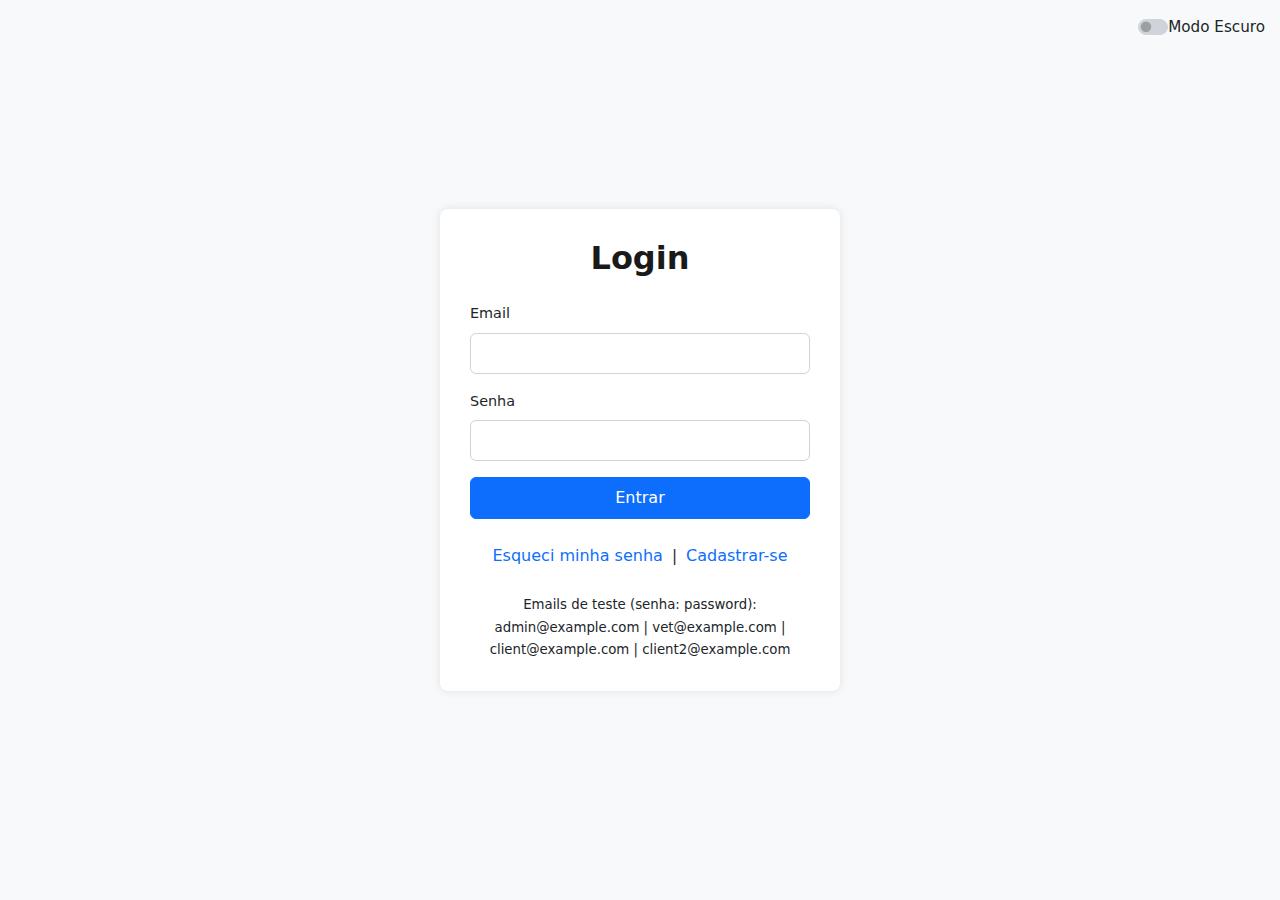
<file: index.html>
<!DOCTYPE html>
<html lang="pt-br">
<head>
    <meta charset="UTF-8">
    <meta name="viewport" content="width=device-width, initial-scale=1.0">
    <title>Login - PetCare System (v1.8)</title> <!-- Versão Atualizada -->
    <!-- Bootstrap CSS -->
    <link href="https://cdn.jsdelivr.net/npm/bootstrap@5.3.0/dist/css/bootstrap.min.css" rel="stylesheet">
    <!-- Bootstrap Icons -->
    <link href="https://cdn.jsdelivr.net/npm/bootstrap-icons/font/bootstrap-icons.css" rel="stylesheet">
    <!-- Custom CSS -->
    <link rel="stylesheet" href="style.css">
    <style>
        /* Estilos específicos para a página de login (mantidos para garantir layout correto) */
        body.logged-out { /* Aplicar somente quando deslogado */
            background-color: var(--body-bg);
            color: var(--text-color);
            display: flex;
            justify-content: center;
            align-items: center;
            min-height: 100vh;
            padding: 1rem !important; /* Sobrescreve padding do layout logado */
            padding-left: 1rem !important; /* Sobrescreve padding do layout logado */
            transition: background-color var(--transition-speed) ease, color var(--transition-speed) ease !important;
        }
        .login-container { max-width: 400px; width: 100%; padding: 30px; border-radius: 8px; box-shadow: 0 0 10px rgba(0, 0, 0, 0.1); background-color: var(--card-bg); }
        .login-container h2 { margin-bottom: 25px; text-align: center; color: var(--heading-color); }
        .form-label { color: var(--text-color); }
        .form-control { background-color: var(--input-bg); color: var(--input-text-color); border-color: var(--input-border-color); }
        .form-control:focus { background-color: var(--input-bg-focus); color: var(--input-text-color-focus); border-color: var(--input-border-color-focus); box-shadow: 0 0 0 0.25rem rgba(var(--primary-rgb), .25); }
        .btn-primary { --bs-btn-bg: var(--primary-color); --bs-btn-border-color: var(--primary-color); --bs-btn-hover-bg: var(--primary-color-dark); --bs-btn-hover-border-color: var(--primary-color-dark); --bs-btn-active-bg: var(--primary-color); --bs-btn-active-border-color: var(--primary-color); --bs-btn-disabled-bg: var(--primary-color-light); --bs-btn-disabled-border-color: var(--primary-color-light); --bs-btn-color: var(--primary-text-color); }
        .btn-link { color: var(--link-color); } .btn-link:hover { color: var(--link-color-hover); }
        .form-message { margin-top: 1rem; }
        /* Garante que sidebar e header mobile não apareçam aqui */
        body.logged-out .l-navbar, body.logged-out .mobile-header { display: none !important; }
        body.logged-out .content-wrapper { padding-left: 0 !important; margin-top: 0 !important; } /* Remove padding/margin de layout logado */
        body.logged-out .theme-switch-container { position: absolute; top: 15px; right: 15px; z-index: 1000; }
    </style>
</head>
<body class="logged-out"> <!-- Classe para controle de estilo deslogado -->

     <!-- Container para o switch de modo escuro (visível só em logged-out) -->
     <div class="theme-switch-container">
         <div class="form-check form-switch">
            <input class="form-check-input" type="checkbox" id="darkModeSwitch" role="switch">
            <label class="form-check-label" for="darkModeSwitch">Modo Escuro</label>
        </div>
     </div>

    <div class="login-container">
        <h2>Login</h2>
        <form id="loginForm" action="#" method="POST" class="needs-validation" novalidate>
            <div class="mb-3">
                <label for="email" class="form-label">Email</label>
                <input type="email" class="form-control" id="email" required>
                <div class="invalid-feedback">Por favor, insira um email válido.</div>
            </div>
            <div class="mb-3">
                <label for="password" class="form-label">Senha</label>
                <input type="password" class="form-control" id="password" required>
                 <div class="invalid-feedback">Por favor, insira sua senha.</div>
            </div>
            <div id="form-message" class="form-message"></div>
            <div class="d-grid gap-2 mb-3">
                <button type="submit" class="btn btn-primary">Entrar</button>
            </div>
            <div class="text-center">
                <a href="forgot_password.html" class="btn btn-link">Esqueci minha senha</a> |
                <a href="register.html" class="btn btn-link">Cadastrar-se</a>
            </div>
        </form>
         <div class="mt-3 text-center">
             <small>Emails de teste (senha: password):<br> admin@example.com | vet@example.com | client@example.com | client2@example.com</small> <!-- Cliente 2 adicionado -->
         </div>
    </div>

    <!-- Bootstrap JS Bundle -->
    <script src="https://cdn.jsdelivr.net/npm/bootstrap@5.3.0/dist/js/bootstrap.bundle.min.js"></script>
    <!-- Custom JS -->
    <script src="script.js"></script>
</body>
</html>
</file>
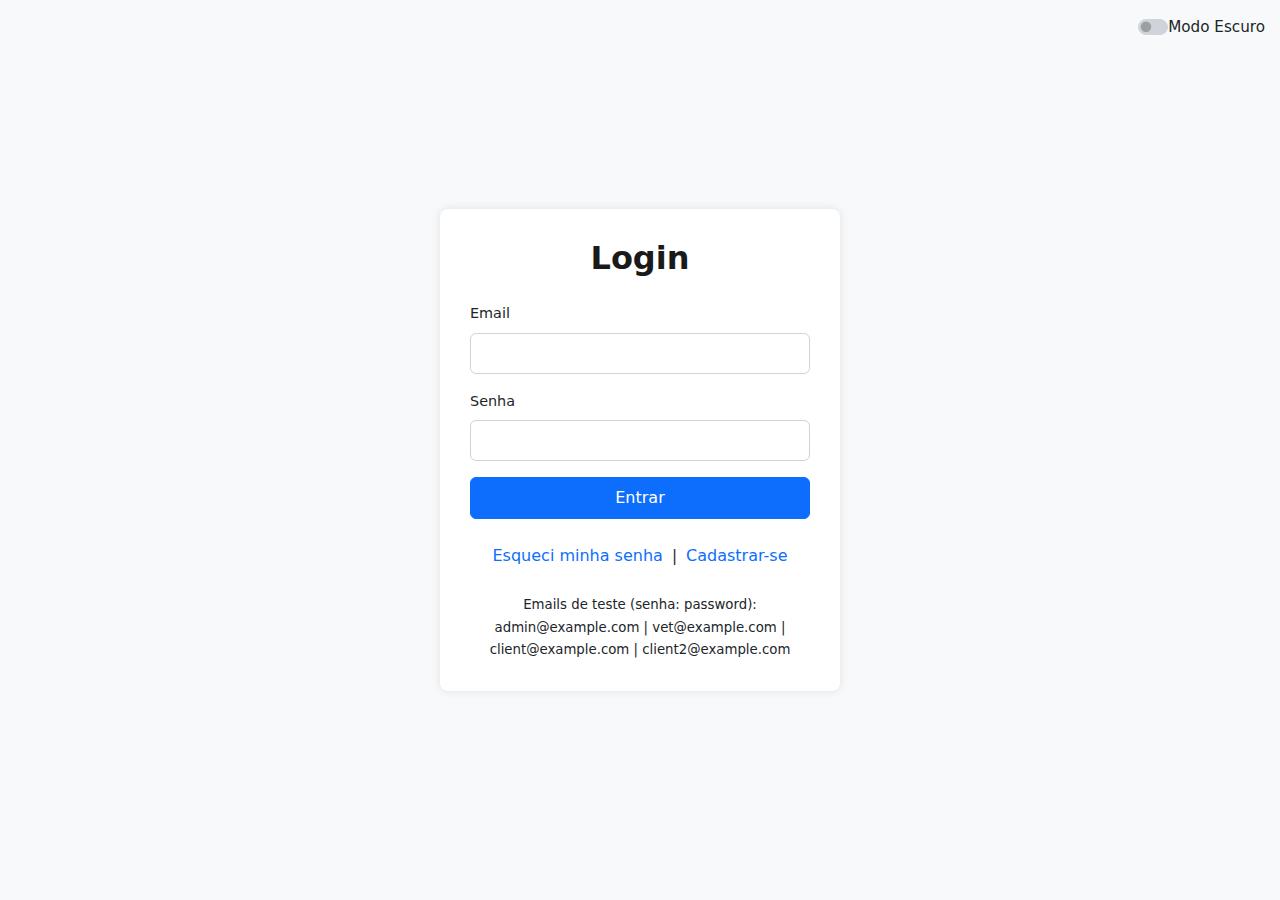
<file: dashboard.html>
<!DOCTYPE html>
<html lang="pt-br">
<head>
    <meta charset="UTF-8">
    <meta name="viewport" content="width=device-width, initial-scale=1.0">
    <title>Dashboard - PetCare System (v1.13)</title> <!-- Versão Atualizada -->
    <link href="https://cdn.jsdelivr.net/npm/bootstrap@5.3.0/dist/css/bootstrap.min.css" rel="stylesheet">
    <link href="https://cdn.jsdelivr.net/npm/bootstrap-icons/font/bootstrap-icons.css" rel="stylesheet">
    <link rel="stylesheet" href="style.css">
</head>
<body class="body-with-sidebar">

    <!-- Cabeçalho Mobile Fixo -->
    <header class="mobile-header d-lg-none">
        <i class="bi bi-list nav_toggle mobile-toggle" id="mobile-nav-toggle"></i>
        <span class="mobile-header-title">PetCare</span>
         <!-- NOME USUARIO MOBILE -->
         <span class="me-2 small" id="loggedInUserNameDisplayMobile"></span>
        <div class="form-check form-switch ms-auto">
            <input class="form-check-input" type="checkbox" id="darkModeSwitchMobile" role="switch">
            <label class="form-check-label visually-hidden" for="darkModeSwitchMobile">Modo Escuro</label>
        </div>
    </header>

    <!-- Sidebar -->
    <div class="l-navbar" id="navbar">
        <nav class="nav">
            <div>
                <div class="nav_brand">
                    <i class="bi bi-list nav_toggle d-none d-lg-block" id="desktop-nav-toggle"></i>
                    <a href="dashboard.html" class="nav_logo">PetCare</a>
                </div>
                <div class="nav_list">
                    <a href="dashboard.html" class="nav_link active"><i class="bi bi-grid nav_icon"></i><span class="nav_name">Dashboard</span></a>
                    <a href="pets.html" class="nav_link"><i class="bi bi-heart-fill nav_icon"></i><span class="nav_name">Pets</span></a>
                    <a href="consultations.html" class="nav_link"><i class="bi bi-calendar-check nav_icon"></i><span class="nav_name">Consultas</span></a>
                    <a href="recipes.html" class="nav_link"><i class="bi bi-journal-text nav_icon"></i><span class="nav_name">Receitas</span></a>
                    <!-- Admin Links -->
                    <a href="register.html" class="nav_link admin-only"><i class="bi bi-person-plus nav_icon"></i><span class="nav_name">Cadastrar Usuário</span></a>
                    <a href="#" class="nav_link admin-only"><i class="bi bi-people nav_icon"></i><span class="nav_name">Gerenciar Usuários</span></a>
                </div>
            </div>
            <a href="index.html" class="nav_link" id="logout-link"><i class="bi bi-box-arrow-left nav_icon"></i><span class="nav_name">Sair</span></a>
        </nav>
    </div>

    <!-- Conteúdo Principal -->
    <main class="content-wrapper" id="content-wrapper">
        <div class="container-fluid pt-3">
            <div class="d-flex justify-content-between align-items-center mb-4">
                 <h1>Dashboard</h1>
                 <div class="d-flex align-items-center">
                    <!-- NOME USUARIO DESKTOP -->
                    <span id="loggedInUserNameDisplay" class="d-none d-lg-inline text-muted me-3"></span>
                     <div class="form-check form-switch d-none d-lg-block">
                        <input class="form-check-input" type="checkbox" id="darkModeSwitchDesktop" role="switch">
                        <label class="form-check-label" for="darkModeSwitchDesktop">Modo Escuro</label>
                    </div>
                 </div>
            </div>

            <div class="alert alert-info" role="alert">
              Bem-vindo(a)! Logado(a) como: <strong id="loggedInUserProfile">Carregando...</strong>.
            </div>

            <!-- Cards -->
            <div class="row">
                 <!-- Card: Meus Pets (Client Only) -->
                 <div class="col-lg-4 col-md-6 mb-4 client-only">
                     <div class="card text-white bg-primary h-100">
                         <div class="card-body">
                             <div class="card-body-icon"><i class="bi bi-heart-fill"></i></div>
                             <h5 class="card-title">Meus Pets</h5>
                             <div class="display-4" id="totalPetsCount">0</div>
                             <a href="pets.html" class="text-white stretched-link">Gerenciar <i class="bi bi-arrow-right"></i></a>
                         </div>
                     </div>
                 </div>

                 <!-- Card: Total Pets (Admin/Vet Only) -->
                 <div class="col-lg-4 col-md-6 mb-4 admin-only vet-only">
                     <div class="card text-white bg-info h-100">
                         <div class="card-body">
                             <div class="card-body-icon"><i class="bi bi-hearts"></i></div>
                             <h5 class="card-title">Total de Pets (Sistema)</h5>
                             <div class="display-4" id="systemTotalPetsCount">0</div>
                             <a href="pets.html" class="text-white stretched-link">Ver Todos <i class="bi bi-arrow-right"></i></a>
                         </div>
                     </div>
                 </div>

                 <!-- Card: Consultas Agendadas (Todos) -->
                 <div class="col-lg-4 col-md-6 mb-4">
                     <div class="card text-white bg-success h-100">
                         <div class="card-body">
                             <div class="card-body-icon"><i class="bi bi-calendar-check"></i></div>
                             <h5 class="card-title">Consultas Agendadas</h5>
                             <div class="display-4" id="totalConsultationsCount">0</div> <!-- Contagem total de agendamentos -->
                             <a href="consultations.html" class="text-white stretched-link">Ver Agenda <i class="bi bi-arrow-right"></i></a>
                         </div>
                     </div>
                  </div>

                 <!-- Card: Receitas Ativas (Todos) -->
                 <div class="col-lg-4 col-md-6 mb-4">
                     <div class="card text-white bg-warning h-100">
                          <div class="card-body">
                             <div class="card-body-icon"><i class="bi bi-journal-richtext"></i></div>
                             <h5 class="card-title">Receitas Ativas</h5>
                             <div class="display-4" id="totalRecipesCount">0</div> <!-- Lógica ainda simulada -->
                             <a href="recipes.html" class="text-white stretched-link">Ver Receitas <i class="bi bi-arrow-right"></i></a>
                          </div>
                     </div>
                 </div>
            </div> <!-- Fim da row dos cards -->

             <!-- Agenda (Vet/Admin Only) -->
             <div class="card mb-4 vet-only admin-only"> <!-- Mostra para Vet E Admin -->
                 <div class="card-header"><i class="bi bi-calendar3 me-1"></i> Próximas Consultas Agendadas</div>
                 <div class="card-body">
                    <div class="table-responsive">
                        <table class="table table-striped table-hover">
                            <thead>
                                <tr><th>Data</th><th>Hora</th><th>Pet</th><th>Tutor</th><th>Motivo</th></tr>
                            </thead>
                            <tbody id="dashboardAgendaTableBody">
                                <tr><td colspan="5" class="text-center text-muted py-4">Nenhuma consulta agendada.</td></tr>
                                <!-- Renderizado por JS -->
                            </tbody>
                        </table>
                    </div>
                 </div>
             </div>

             <!-- Meus Pets Registrados (Client Only) -->
             <div class="card mb-4 client-only">
                  <div class="card-header"><i class="bi bi-heart-fill me-1"></i> Meus Pets Registrados</div>
                  <div class="card-body">
                      <p>Acesse a seção de Pets para adicionar, editar ou ver detalhes dos seus companheiros.</p>
                      <a href="pets.html" class="btn btn-primary"><i class="bi bi-arrow-up-right-square me-1"></i> Ir para Meus Pets</a>
                  </div>
             </div>

             <div style="height: 150px;"></div> <!-- Espaço extra -->
        </div>
    </main>

    <script src="https://cdn.jsdelivr.net/npm/bootstrap@5.3.0/dist/js/bootstrap.bundle.min.js"></script>
    <script src="script.js"></script> <!-- Carrega o script atualizado -->
</body>
</html>
</file>
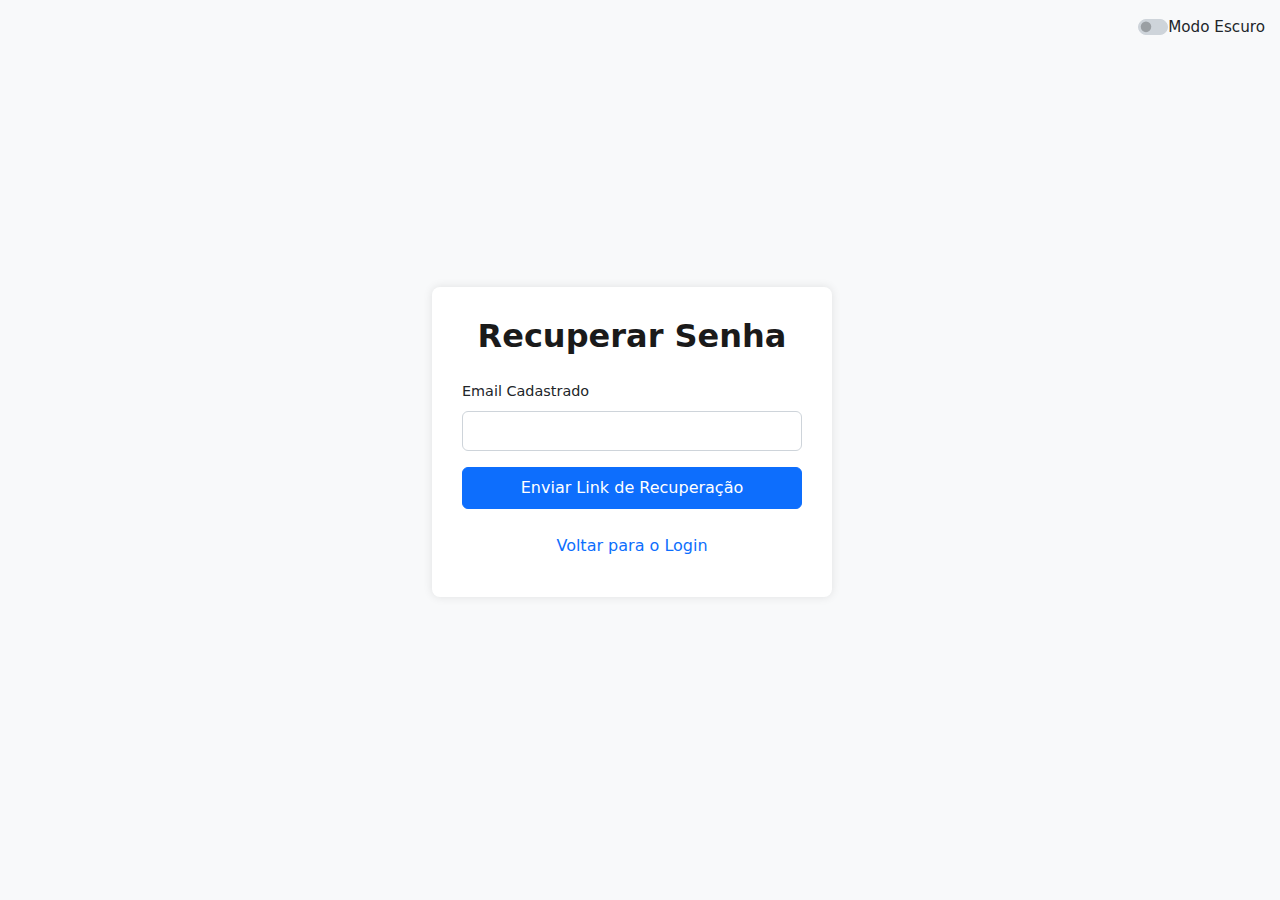
<file: forgot_password.html>
<!DOCTYPE html>
<html lang="pt-br">
<head>
    <meta charset="UTF-8">
    <meta name="viewport" content="width=device-width, initial-scale=1.0">
    <title>Esqueci Senha - PetCare System (v1.1)</title>
    <!-- Bootstrap CSS -->
    <link href="https://cdn.jsdelivr.net/npm/bootstrap@5.3.0/dist/css/bootstrap.min.css" rel="stylesheet">
    <!-- Bootstrap Icons -->
    <link href="https://cdn.jsdelivr.net/npm/bootstrap-icons/font/bootstrap-icons.css" rel="stylesheet">
    <!-- Custom CSS -->
    <link rel="stylesheet" href="style.css">
    <style>
         /* Estilos específicos (mantidos) */
        body { background-color: var(--body-bg); color: var(--text-color); display: flex; justify-content: center; align-items: center; min-height: 100vh; padding: 1rem; padding-left: 0 !important; transition: none !important; }
        .forgot-container { max-width: 400px; width: 100%; padding: 30px; border-radius: 8px; box-shadow: 0 0 10px rgba(0, 0, 0, 0.1); background-color: var(--card-bg); }
        .forgot-container h2 { margin-bottom: 25px; text-align: center; color: var(--heading-color); }
        .form-message { margin-top: 1rem; }
        .theme-switch-container { position: absolute; top: 15px; right: 15px; z-index: 1000; }
        /* Garante que sidebar e header mobile não apareçam aqui */
        .l-navbar, .mobile-header { display: none !important; }
         .content-wrapper { padding-left: 0 !important; margin-top: 0 !important; } /* Remove padding/margin de layout logado */
    </style>
</head>
<body class="logged-out"> <!-- Mudado para logged-out -->
     <!-- Container para o switch de modo escuro -->
     <div class="theme-switch-container">
         <div class="form-check form-switch">
            <!-- Atualizado ID -->
            <input class="form-check-input" type="checkbox" id="darkModeSwitch" role="switch">
            <label class="form-check-label" for="darkModeSwitch">Modo Escuro</label>
        </div>
     </div>

    <div class="forgot-container">
        <h2>Recuperar Senha</h2>
        <form id="forgotPasswordForm" action="#" method="POST" class="needs-validation" novalidate>
            <div class="mb-3">
                <label for="email" class="form-label">Email Cadastrado</label>
                <input type="email" class="form-control" id="email" required>
                 <div class="invalid-feedback">Por favor, insira um email válido.</div>
            </div>
            <div id="form-message" class="form-message"></div>
            <div class="d-grid gap-2 mb-3">
                <button type="submit" class="btn btn-primary">Enviar Link de Recuperação</button>
            </div>
            <div class="text-center">
                <a href="index.html" class="btn btn-link">Voltar para o Login</a>
            </div>
        </form>
    </div>

    <!-- Bootstrap JS Bundle -->
    <script src="https://cdn.jsdelivr.net/npm/bootstrap@5.3.0/dist/js/bootstrap.bundle.min.js"></script>
    <!-- Custom JS -->
    <script src="script.js"></script>
</body>
</html>
</file>
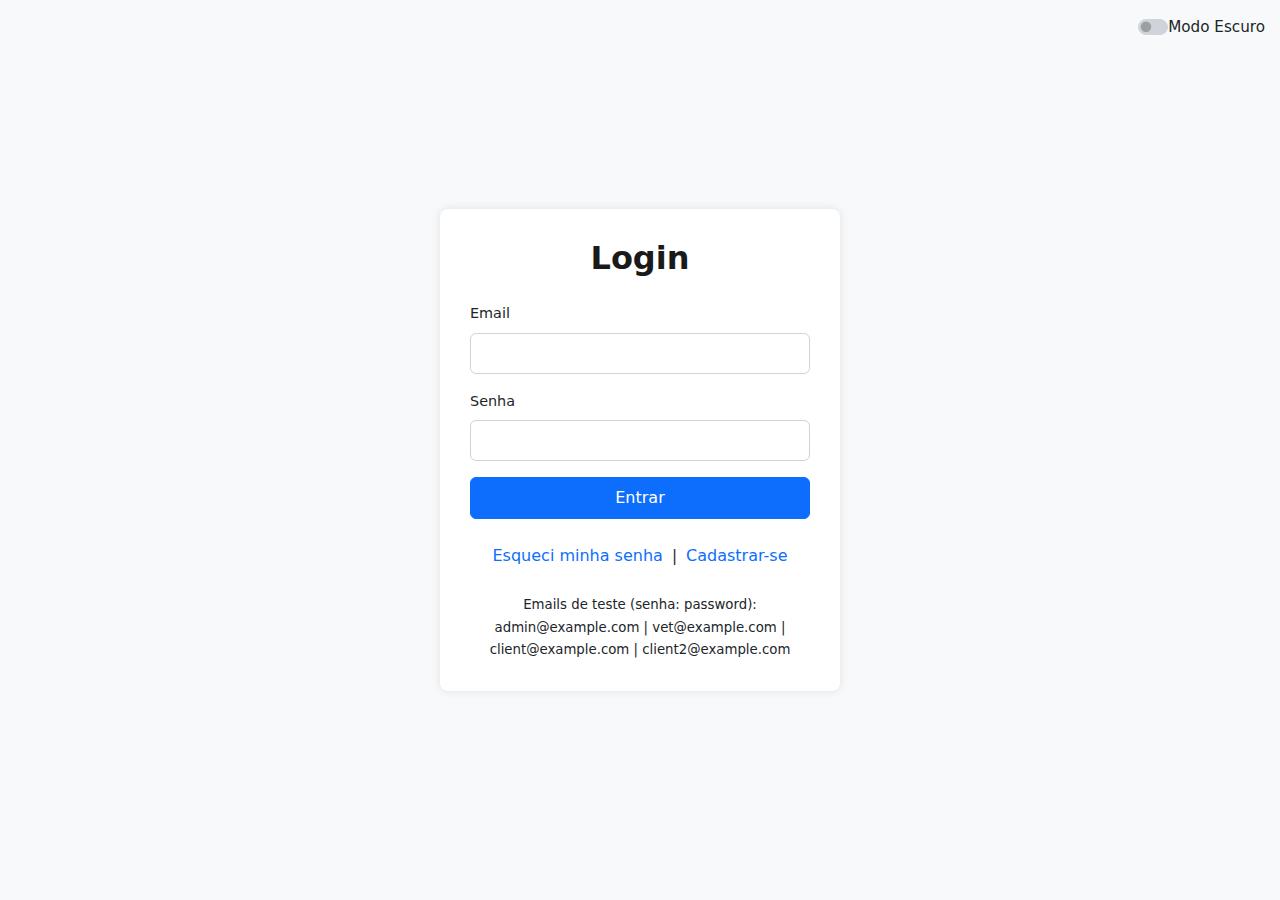
<file: manage_users.html>
<!DOCTYPE html>
<html lang="pt-br">
<head>
    <meta charset="UTF-8">
    <meta name="viewport" content="width=device-width, initial-scale=1.0">
    <title>Gerenciar Usuários - PetCare System (v1.14)</title> <!-- Versão Atualizada -->
    <link href="https://cdn.jsdelivr.net/npm/bootstrap@5.3.0/dist/css/bootstrap.min.css" rel="stylesheet">
    <link href="https://cdn.jsdelivr.net/npm/bootstrap-icons/font/bootstrap-icons.css" rel="stylesheet">
    <link rel="stylesheet" href="style.css">
</head>
<body class="body-with-sidebar">

    <!-- Header Mobile -->
    <header class="mobile-header d-lg-none"> <i class="bi bi-list nav_toggle mobile-toggle" id="mobile-nav-toggle"></i> <span class="mobile-header-title">Gerenciar Usuários</span> <span class="me-2 small" id="loggedInUserNameDisplayMobile"></span> <div class="form-check form-switch ms-auto"> <input class="form-check-input" type="checkbox" id="darkModeSwitchMobile" role="switch"> <label class="form-check-label visually-hidden" for="darkModeSwitchMobile">Modo Escuro</label> </div> </header>

    <!-- Sidebar -->
    <div class="l-navbar" id="navbar">
        <nav class="nav">
            <div>
                <div class="nav_brand"> <i class="bi bi-list nav_toggle d-none d-lg-block" id="desktop-nav-toggle"></i> <a href="dashboard.html" class="nav_logo">PetCare</a> </div>
                <div class="nav_list">
                    <a href="dashboard.html" class="nav_link"><i class="bi bi-grid nav_icon"></i><span class="nav_name">Dashboard</span></a>
                    <a href="pets.html" class="nav_link"><i class="bi bi-heart-fill nav_icon"></i><span class="nav_name">Pets</span></a>
                    <a href="consultations.html" class="nav_link"><i class="bi bi-calendar-check nav_icon"></i><span class="nav_name">Consultas</span></a>
                    <a href="recipes.html" class="nav_link"><i class="bi bi-journal-text nav_icon"></i><span class="nav_name">Receitas</span></a>
                    <a href="profile.html" class="nav_link"><i class="bi bi-person-badge nav_icon"></i><span class="nav_name">Meu Perfil</span></a> <!-- Link Perfil -->
                    <a href="register.html" class="nav_link admin-only"><i class="bi bi-person-plus nav_icon"></i><span class="nav_name">Cadastrar Usuário</span></a>
                    <a href="manage_users.html" class="nav_link admin-only active"><i class="bi bi-people nav_icon"></i><span class="nav_name">Gerenciar Usuários</span></a>
                </div>
            </div>
            <a href="index.html" class="nav_link" id="logout-link"><i class="bi bi-box-arrow-left nav_icon"></i><span class="nav_name">Sair</span></a>
        </nav>
    </div>

    <!-- Conteúdo Principal -->
    <main class="content-wrapper" id="content-wrapper">
        <div class="container-fluid pt-3">
            <div class="d-flex justify-content-between flex-wrap flex-md-nowrap align-items-center pt-3 pb-2 mb-3 border-bottom"> <h1 class="h2"><i class="bi bi-people-fill me-2"></i>Gerenciar Usuários</h1> <div class="d-flex align-items-center"> <span id="loggedInUserNameDisplay" class="d-none d-lg-inline me-3"></span> <div class="form-check form-switch d-none d-lg-block me-3"> <input class="form-check-input" type="checkbox" id="darkModeSwitchDesktop" role="switch"> <label class="form-check-label" for="darkModeSwitchDesktop">Modo Escuro</label> </div> <a href="register.html" class="btn btn-success"> <i class="bi bi-person-plus-fill me-1"></i> Novo </a> </div> </div>
            <div id="user-management-message" class="form-message mb-3"></div>
            <div class="card shadow-sm"> <div class="card-header"> Lista de Usuários </div> <div class="card-body"> <div class="table-responsive"> <table class="table table-striped table-hover align-middle"> <thead> <tr> <th>Nome</th> <th>Email</th> <th>Perfil</th> <th>Ações</th> </tr> </thead> <tbody id="usersTableBody"> <tr><td colspan="4" class="text-center text-muted py-3" id="loadingUsers"> <span class="spinner-border spinner-border-sm"></span> Carregando... </td></tr> </tbody> </table> </div> </div> </div>
        </div>
    </main>

    <!-- Modal Confirmação Exclusão Usuário -->
    <div class="modal fade" id="deleteUserConfirmModal"> <div class="modal-dialog"> <div class="modal-content"> <div class="modal-header bg-danger text-white"> <h1 class="modal-title fs-5" id="deleteUserConfirmModalLabel"><i class="bi bi-exclamation-triangle-fill"></i> Confirmar</h1> <button type="button" class="btn-close btn-close-white" data-bs-dismiss="modal"></button> </div> <div class="modal-body"> Excluir <strong id="userNameToDelete"></strong>? <p class="text-danger small mt-2" id="deleteUserWarning" style="display: none;">Atenção: Excluir último admin...</p> </div> <div class="modal-footer"> <button type="button" class="btn btn-secondary" data-bs-dismiss="modal">Cancelar</button> <button type="button" class="btn btn-danger" id="confirmUserDeleteButton">Confirmar</button> </div> </div> </div> </div>

    <script src="https://cdn.jsdelivr.net/npm/bootstrap@5.3.0/dist/js/bootstrap.bundle.min.js"></script>
    <script src="script.js"></script>
</body>
</html>
</file>
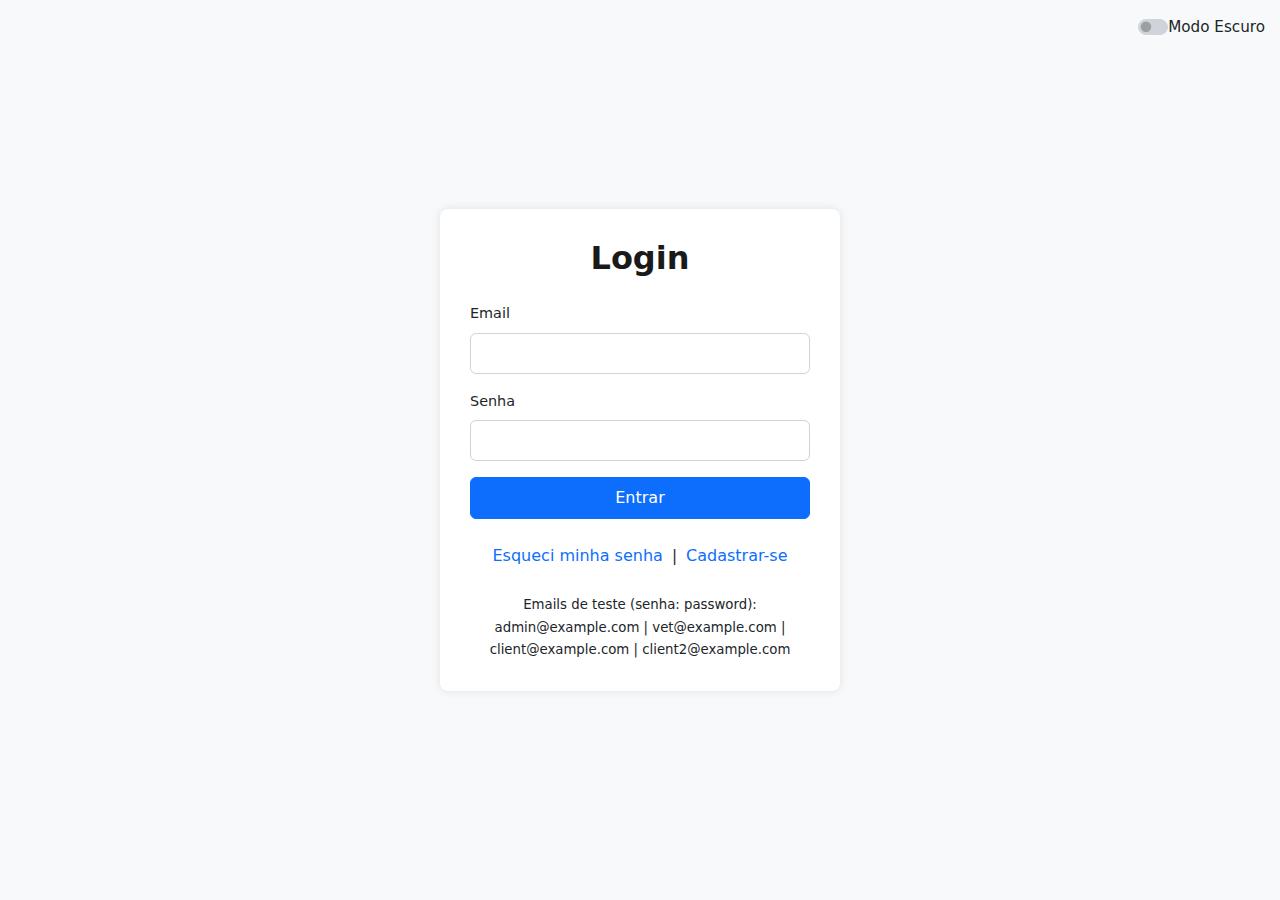
<file: pets.html>
<!DOCTYPE html>
<html lang="pt-br">
<head>
    <meta charset="UTF-8">
    <meta name="viewport" content="width=device-width, initial-scale=1.0">
    <title>Pets - PetCare System (v1.13)</title> <!-- Versão Atualizada -->
    <link href="https://cdn.jsdelivr.net/npm/bootstrap@5.3.0/dist/css/bootstrap.min.css" rel="stylesheet">
    <link href="https://cdn.jsdelivr.net/npm/bootstrap-icons/font/bootstrap-icons.css" rel="stylesheet">
    <link rel="stylesheet" href="style.css">
</head>
<body class="body-with-sidebar">

    <!-- Header Mobile -->
    <header class="mobile-header d-lg-none">
        <i class="bi bi-list nav_toggle mobile-toggle" id="mobile-nav-toggle"></i>
        <span class="mobile-header-title">Pets</span>
         <!-- NOME USUARIO MOBILE -->
         <span class="me-2 small" id="loggedInUserNameDisplayMobile"></span>
        <div class="form-check form-switch ms-auto">
            <input class="form-check-input" type="checkbox" id="darkModeSwitchMobile" role="switch">
            <label class="form-check-label visually-hidden" for="darkModeSwitchMobile">Modo Escuro</label>
        </div>
    </header>

    <!-- Sidebar -->
    <div class="l-navbar" id="navbar">
        <nav class="nav">
            <div>
                <div class="nav_brand">
                    <i class="bi bi-list nav_toggle d-none d-lg-block" id="desktop-nav-toggle"></i>
                    <a href="dashboard.html" class="nav_logo">PetCare</a>
                </div>
                <div class="nav_list">
                    <a href="dashboard.html" class="nav_link"><i class="bi bi-grid nav_icon"></i><span class="nav_name">Dashboard</span></a>
                    <a href="pets.html" class="nav_link active"><i class="bi bi-heart-fill nav_icon"></i><span class="nav_name">Pets</span></a>
                    <a href="consultations.html" class="nav_link"><i class="bi bi-calendar-check nav_icon"></i><span class="nav_name">Consultas</span></a>
                    <a href="recipes.html" class="nav_link"><i class="bi bi-journal-text nav_icon"></i><span class="nav_name">Receitas</span></a>
                    <a href="register.html" class="nav_link admin-only"><i class="bi bi-person-plus nav_icon"></i><span class="nav_name">Cadastrar Usuário</span></a>
                    <a href="#" class="nav_link admin-only"><i class="bi bi-people nav_icon"></i><span class="nav_name">Gerenciar Usuários</span></a>
                </div>
            </div>
            <a href="index.html" class="nav_link" id="logout-link"><i class="bi bi-box-arrow-left nav_icon"></i><span class="nav_name">Sair</span></a>
        </nav>
    </div>

    <!-- Conteúdo Principal -->
    <main class="content-wrapper" id="content-wrapper">
        <div class="container-fluid pt-3">
            <!-- Cabeçalho e Botão Adicionar -->
            <div class="d-flex justify-content-between flex-wrap flex-md-nowrap align-items-center pt-3 pb-2 mb-3 border-bottom">
                <h1 class="h2"><i class="bi bi-heart-fill me-2"></i>Gerenciamento de Pets</h1>
                <div class="d-flex align-items-center">
                     <!-- NOME USUARIO DESKTOP -->
                     <span id="loggedInUserNameDisplay" class="d-none d-lg-inline text-muted me-3"></span>
                    <div class="form-check form-switch d-none d-lg-block me-3">
                        <input class="form-check-input" type="checkbox" id="darkModeSwitchDesktop" role="switch">
                        <label class="form-check-label" for="darkModeSwitchDesktop">Modo Escuro</label>
                    </div>
                    <div class="btn-toolbar mb-2 mb-md-0">
                        <!-- Botão Adicionar (visível para Cliente e Admin) -->
                        <button type="button" class="btn btn-success client-only admin-only" data-bs-toggle="modal" data-bs-target="#petModal" id="addPetButton">
                            <i class="bi bi-plus-circle-fill me-1"></i> Adicionar Novo Pet
                        </button>
                         <!-- Veterinários não podem adicionar pets diretamente (a menos que sejam admin) -->
                    </div>
                </div>
            </div>

            <!-- Mensagem de feedback -->
            <div id="pets-message" class="form-message mb-3"></div>

            <!-- Container dos Cards de Pets -->
            <div class="row" id="petsCardContainer">
                <div class="col-12 text-center" id="petsLoadingPlaceholder">
                    <div class="spinner-border text-primary" role="status">
                        <span class="visually-hidden">Carregando...</span>
                    </div>
                    <p class="mt-2">Carregando pets...</p>
                </div>
            </div> <!-- Fim da row dos cards -->

        </div> <!-- Fim container-fluid -->
    </main>

    <!-- Modal Adicionar/Editar Pet -->
    <div class="modal fade" id="petModal" tabindex="-1" aria-labelledby="petModalLabel" aria-hidden="true">
        <div class="modal-dialog modal-lg">
            <div class="modal-content">
                <form id="petForm" novalidate>
                    <div class="modal-header"> <h1 class="modal-title fs-5" id="petModalLabel">Adicionar Novo Pet</h1> <button type="button" class="btn-close" data-bs-dismiss="modal" aria-label="Close"></button> </div>
                    <div class="modal-body"> <div id="modal-form-message" class="form-message mb-3"></div> <input type="hidden" id="petId"> <div class="row g-3"> <div class="col-md-6"> <label for="petName" class="form-label">Nome <span class="text-danger">*</span></label> <input type="text" class="form-control" id="petName" required> <div class="invalid-feedback">O nome é obrigatório.</div> </div> <div class="col-md-6"> <label for="petSpecies" class="form-label">Espécie <span class="text-danger">*</span></label> <input type="text" class="form-control" id="petSpecies" required placeholder="Cão, Gato, etc."> <div class="invalid-feedback">A espécie é obrigatória.</div> </div> <div class="col-md-6"> <label for="petBreed" class="form-label">Raça</label> <input type="text" class="form-control" id="petBreed" placeholder="Labrador, Siamês, SRD"> </div> <div class="col-md-6"> <label for="petBirthDate" class="form-label">Data de Nascimento</label> <input type="date" class="form-control" id="petBirthDate" max=""> </div> <div class="col-md-8"> <label for="petPhotoFile" class="form-label">Foto do Pet</label> <input type="file" class="form-control" id="petPhotoFile" accept="image/png, image/jpeg, image/gif, image/webp"> <div class="form-text">Selecione um arquivo de imagem (JPG, PNG, GIF, WebP). Limite de ~1-2MB.</div> <div id="file-error-message" class="text-danger small mt-1"></div> </div> <div class="col-md-4 d-flex justify-content-center align-items-center"> <img id="photoPreview" src="img/pet_placeholder.png" alt="Preview da foto" class="img-thumbnail rounded-circle" width="100" height="100" style="object-fit: cover;"> </div> <div class="col-12"> <label for="petNotes" class="form-label">Observações</label> <textarea class="form-control" id="petNotes" rows="3" placeholder="Alergias, comportamento, comidas favoritas..."></textarea> </div> </div> </div>
                    <div class="modal-footer"> <button type="button" class="btn btn-secondary" data-bs-dismiss="modal">Cancelar</button> <button type="submit" class="btn btn-primary" id="savePetButton">Salvar Pet</button> </div>
                </form>
            </div>
        </div>
    </div>

    <!-- Modal Confirmação Exclusão -->
    <div class="modal fade" id="deleteConfirmModal" tabindex="-1" aria-labelledby="deleteConfirmModalLabel" aria-hidden="true">
      <div class="modal-dialog">
        <div class="modal-content"> <div class="modal-header bg-danger text-white"> <h1 class="modal-title fs-5" id="deleteConfirmModalLabel"><i class="bi bi-exclamation-triangle-fill me-2"></i> Confirmar Exclusão</h1> <button type="button" class="btn-close btn-close-white" data-bs-dismiss="modal" aria-label="Close"></button> </div> <div class="modal-body"> Tem certeza que deseja excluir o pet <strong id="petNameToDelete"></strong>? Esta ação não pode ser desfeita. </div> <div class="modal-footer"> <button type="button" class="btn btn-secondary" data-bs-dismiss="modal">Cancelar</button> <button type="button" class="btn btn-danger" id="confirmDeleteButton">Confirmar Exclusão</button> </div> </div>
      </div>
    </div>


    <script src="https://cdn.jsdelivr.net/npm/bootstrap@5.3.0/dist/js/bootstrap.bundle.min.js"></script>
    <script src="script.js"></script>
</body>
</html>
</file>
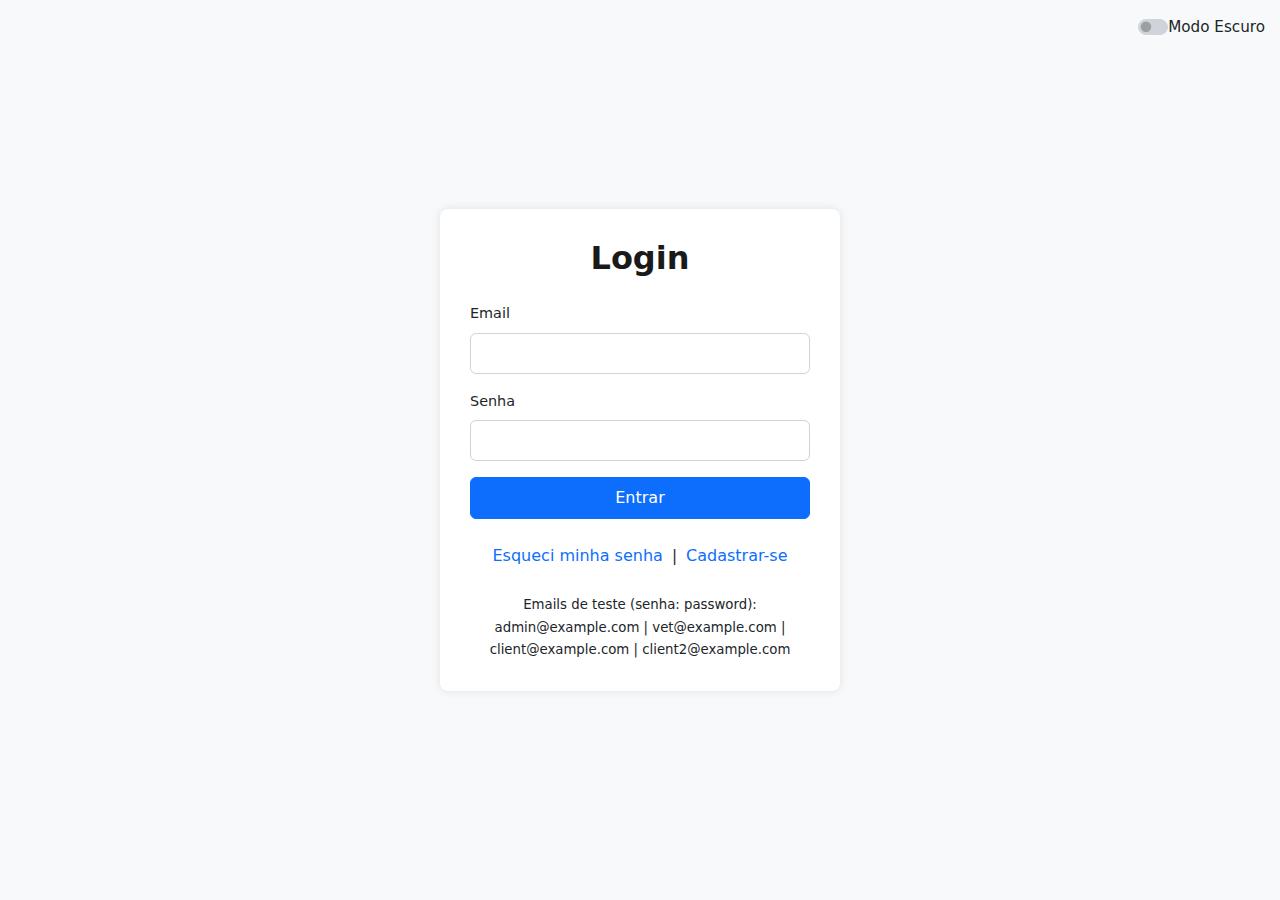
<file: profile.html>
<!DOCTYPE html>
<html lang="pt-br">
<head>
<meta charset="UTF-8">
<meta name="viewport" content="width=device-width, initial-scale=1.0">
<title>Meu Perfil - PetCare System (v1.38)</title>
<link href="https://cdn.jsdelivr.net/npm/bootstrap@5.3.0/dist/css/bootstrap.min.css" rel="stylesheet">
<link href="https://cdn.jsdelivr.net/npm/bootstrap-icons/font/bootstrap-icons.css" rel="stylesheet">
<link rel="stylesheet" href="style.css">
<style>
#profilePhotoPreview {
width: 150px; height: 150px; aspect-ratio: 1 / 1; object-fit: cover;
border: 1px solid var(--card-border); margin-bottom: 1rem; background-color: var(--bs-secondary-bg);
border-radius: 50%;
}
body.dark-mode #profilePhotoPreview { border-color: var(--input-border-color); background-color: var(--input-bg); }
</style>
</head>
<body class="body-with-sidebar preload-transition">
<header class="mobile-header d-lg-none">
<i class="bi bi-list nav_toggle mobile-toggle" id="mobile-nav-toggle"></i>
<span class="mobile-header-title">Meu Perfil</span>
<span class="me-2 small" id="loggedInUserNameDisplayMobile"></span>
<a href="#" id="header-logout-link-mobile" class="btn btn-sm btn-outline-light ms-2" title="Sair"><i class="bi bi-box-arrow-right"></i></a>
<div class="form-check form-switch ms-2">
    <input class="form-check-input" type="checkbox" id="darkModeSwitchMobile" role="switch">
    <label class="form-check-label visually-hidden" for="darkModeSwitchMobile">Modo Escuro</label>
</div>
</header>
<div class="l-navbar" id="navbar">
<nav class="nav">
<div>
<div class="nav_brand">
<i class="bi bi-list nav_toggle d-none d-lg-block" id="desktop-nav-toggle"></i>
<a href="dashboard.html" class="nav_logo">PetCare</a>
</div>
<div class="nav_list">
<a href="dashboard.html" class="nav_link"><i class="bi bi-grid nav_icon"></i><span class="nav_name">Dashboard</span></a>
<a href="pets.html" class="nav_link"><i class="bi bi-heart-fill nav_icon"></i><span class="nav_name">Pets</span></a>
<a href="consultations.html" class="nav_link"><i class="bi bi-calendar-check nav_icon"></i><span class="nav_name">Consultas</span></a>
<a href="recipes.html" class="nav_link"><i class="bi bi-journal-text nav_icon"></i><span class="nav_name">Receitas</span></a>
<a href="profile.html" class="nav_link active"><i class="bi bi-person-badge nav_icon"></i><span class="nav_name">Meu Perfil</span></a>
<a href="register.html" class="nav_link admin-only"><i class="bi bi-person-plus nav_icon"></i><span class="nav_name">Cadastrar Usuário</span></a>
<a href="manage_users.html" class="nav_link admin-only"><i class="bi bi-people nav_icon"></i><span class="nav_name">Gerenciar Usuários</span></a>
</div>
</div>
<a href="#" class="nav_link" id="logout-link"><i class="bi bi-box-arrow-left nav_icon"></i><span class="nav_name">Sair</span></a>
</nav>
</div>
<main class="content-wrapper" id="content-wrapper">
<div class="container-fluid pt-3">
<div class="d-flex justify-content-between flex-wrap flex-md-nowrap align-items-center pt-3 pb-2 mb-3 border-bottom">
        <h1 class="h2"><i class="bi bi-person-circle me-2"></i>Meu Perfil</h1>
        <div class="d-flex align-items-center">
            <span id="loggedInUserNameDisplay" class="d-none d-lg-inline me-3"></span>
            <div class="form-check form-switch d-none d-lg-block me-3">
                <input class="form-check-input" type="checkbox" id="darkModeSwitchDesktop" role="switch">
                <label class="form-check-label" for="darkModeSwitchDesktop">Modo Escuro</label>
            </div>

             <a href="#" id="header-logout-link-desktop" class="btn btn-sm btn-outline-secondary d-none d-lg-inline-flex align-items-center" title="Sair">
                <i class="bi bi-box-arrow-right me-1"></i> Sair
            </a>
        </div>
    </div>


    <div id="profile-message" class="form-message mb-3"></div>

    <div class="row">

        <div class="col-md-4 text-center text-md-start mb-4 mb-md-0">

            <div class="card shadow-sm profile-photo-container">
                <div class="card-header">Foto de Perfil</div>
                <div class="card-body text-center">
                     <img id="profilePhotoPreview" src="img/placeholder_user.png" alt="Foto de Perfil Atual" class="img-thumbnail rounded-circle">
                    <form id="profilePhotoForm">
                        <div class="mb-3">
                            <label for="profilePhotoFile" class="form-label small">Alterar Foto:</label>
                            <input type="file" class="form-control form-control-sm" id="profilePhotoFile" accept="image/png, image/jpeg, image/gif, image/webp">
                             <div id="profile-file-error-message" class="text-danger small mt-1"></div>
                             <div class="form-text small">Máximo 2MB. Formatos: PNG, JPG, GIF, WebP.</div>
                        </div>
                        <button type="submit" class="btn btn-sm btn-primary" id="savePhotoButton">
                            <i class="bi bi-upload me-1"></i> Salvar Nova Foto
                        </button>
                    </form>
                </div>
            </div>
        </div>


        <div class="col-md-8">

            <div class="card shadow-sm mb-4">
                <div class="card-header">Minhas Informações</div>
                <div class="card-body">
                    <dl class="row mb-0">
                        <dt class="col-sm-3">Nome:</dt>
                        <dd class="col-sm-9" id="profileName">Carregando...</dd>

                        <dt class="col-sm-3">Email:</dt>
                        <dd class="col-sm-9" id="profileEmail">Carregando...</dd>

                        <dt class="col-sm-3">Tipo de Perfil:</dt>
                        <dd class="col-sm-9" id="profileRole">Carregando...</dd>
                    </dl>
                </div>
            </div>


            <div class="card shadow-sm">
                <div class="card-header">Alterar Senha</div>
                <div class="card-body">
                     <form id="passwordChangeForm" class="needs-validation" novalidate>
                        <div id="password-change-message" class="form-message mb-3"></div>
                         <div class="mb-3">
                             <label for="currentPassword" class="form-label">Senha Atual <span class="text-danger">*</span></label>
                             <input type="password" class="form-control" id="currentPassword" required>
                             <div class="invalid-feedback">Por favor, digite sua senha atual.</div>
                         </div>
                          <div class="mb-3">
                             <label for="newPassword" class="form-label">Nova Senha <span class="text-danger">*</span></label>
                             <input type="password" class="form-control" id="newPassword" required minlength="6">
                             <div class="invalid-feedback">A nova senha deve ter pelo menos 6 caracteres.</div>
                         </div>
                          <div class="mb-3">
                             <label for="confirmNewPassword" class="form-label">Confirmar Nova Senha <span class="text-danger">*</span></label>
                             <input type="password" class="form-control" id="confirmNewPassword" required>
                             <div class="invalid-feedback">As senhas não coincidem ou a confirmação está vazia.</div>
                         </div>
                         <button type="submit" class="btn btn-primary" id="savePasswordButton">
                             <i class="bi bi-key-fill me-1"></i> Alterar Minha Senha
                         </button>
                     </form>
                </div>
            </div>
        </div>
    </div>

</div>
</main>
<script src="https://cdn.jsdelivr.net/npm/bootstrap@5.3.0/dist/js/bootstrap.bundle.min.js"></script>
<script src="script.js"></script>
</body>
</html>
</file>
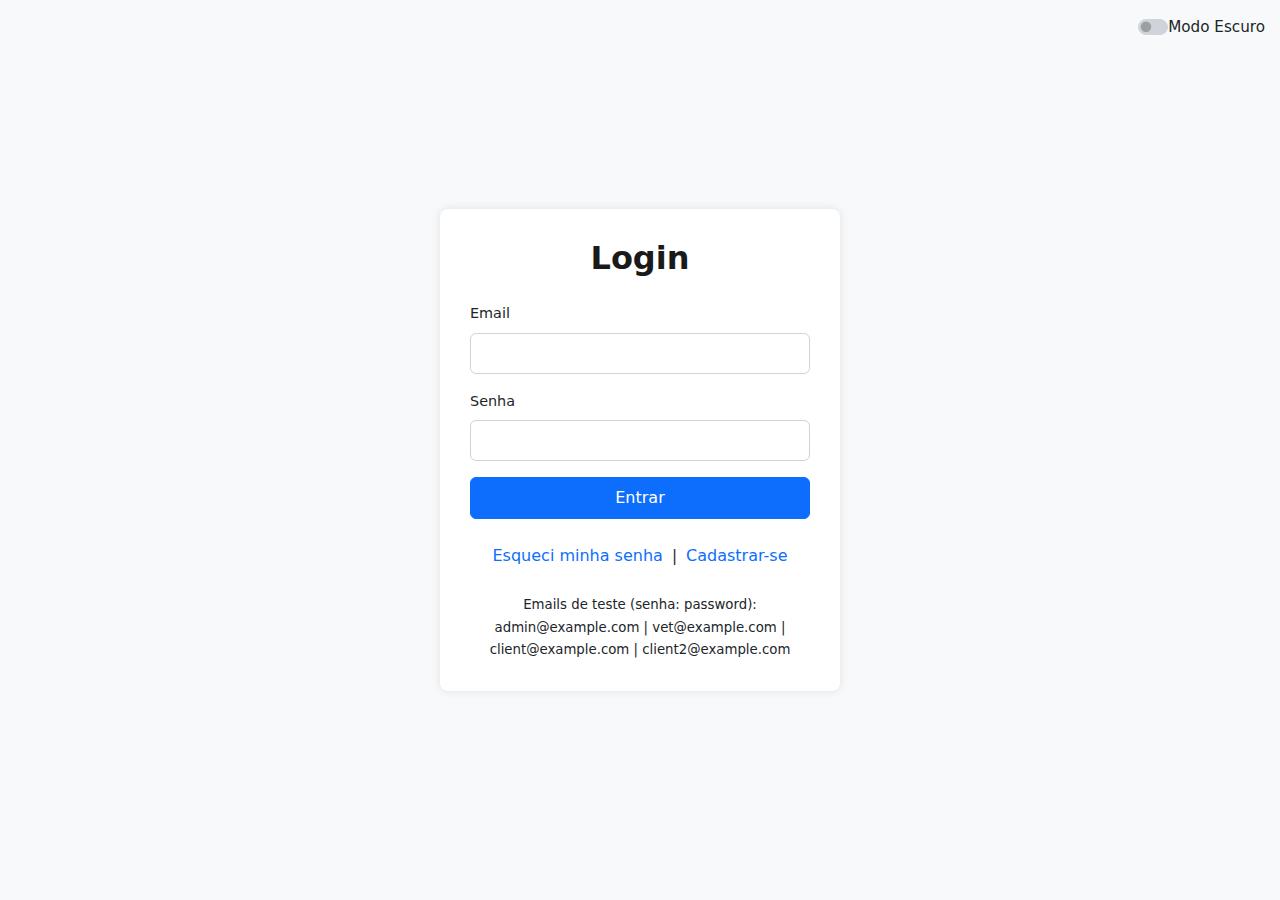
<file: recipes.html>
<!DOCTYPE html>
<html lang="pt-br">
<head>
    <meta charset="UTF-8">
    <meta name="viewport" content="width=device-width, initial-scale=1.0">
    <title>Receitas - PetCare System (v1.14)</title>
    <link href="https://cdn.jsdelivr.net/npm/bootstrap@5.3.0/dist/css/bootstrap.min.css" rel="stylesheet">
    <link href="https://cdn.jsdelivr.net/npm/bootstrap-icons/font/bootstrap-icons.css" rel="stylesheet">
    <link rel="stylesheet" href="style.css">
</head>
<body class="body-with-sidebar">

    <!-- Header Mobile -->
    <header class="mobile-header d-lg-none">
        <i class="bi bi-list nav_toggle mobile-toggle" id="mobile-nav-toggle"></i>
        <span class="mobile-header-title">Receitas</span>
        <span class="me-2 small" id="loggedInUserNameDisplayMobile"></span>
        <div class="form-check form-switch ms-auto">
            <input class="form-check-input" type="checkbox" id="darkModeSwitchMobile" role="switch">
            <label class="form-check-label visually-hidden" for="darkModeSwitchMobile">Modo Escuro</label>
        </div>
    </header>

    <!-- Sidebar -->
    <div class="l-navbar" id="navbar">
        <nav class="nav">
            <div>
                <div class="nav_brand">
                    <i class="bi bi-list nav_toggle d-none d-lg-block" id="desktop-nav-toggle"></i>
                    <a href="dashboard.html" class="nav_logo">PetCare</a>
                </div>
                <div class="nav_list">
                    <a href="dashboard.html" class="nav_link"><i class="bi bi-grid nav_icon"></i><span class="nav_name">Dashboard</span></a>
                    <a href="pets.html" class="nav_link"><i class="bi bi-heart-fill nav_icon"></i><span class="nav_name">Pets</span></a>
                    <a href="consultations.html" class="nav_link"><i class="bi bi-calendar-check nav_icon"></i><span class="nav_name">Consultas</span></a>
                    <a href="recipes.html" class="nav_link active"><i class="bi bi-journal-text nav_icon"></i><span class="nav_name">Receitas</span></a> <!-- Link ativo -->
                     <a href="profile.html" class="nav_link"><i class="bi bi-person-badge nav_icon"></i><span class="nav_name">Meu Perfil</span></a>
                    <a href="register.html" class="nav_link admin-only"><i class="bi bi-person-plus nav_icon"></i><span class="nav_name">Cadastrar Usuário</span></a>
                    <a href="manage_users.html" class="nav_link admin-only"><i class="bi bi-people nav_icon"></i><span class="nav_name">Gerenciar Usuários</span></a>
                </div>
            </div>
            <a href="index.html" class="nav_link" id="logout-link"><i class="bi bi-box-arrow-left nav_icon"></i><span class="nav_name">Sair</span></a>
        </nav>
    </div>

    <!-- Conteúdo Principal -->
    <main class="content-wrapper" id="content-wrapper">
        <div class="container-fluid pt-3">
            <!-- Cabeçalho da Página -->
            <div class="d-flex justify-content-between flex-wrap flex-md-nowrap align-items-center pt-3 pb-2 mb-3 border-bottom">
                <h1 class="h2"><i class="bi bi-journal-richtext me-2"></i>Receitas Médicas</h1>
                <div class="d-flex align-items-center">
                    <span id="loggedInUserNameDisplay" class="d-none d-lg-inline me-3"></span>
                    <div class="form-check form-switch d-none d-lg-block me-3">
                        <input class="form-check-input" type="checkbox" id="darkModeSwitchDesktop" role="switch">
                        <label class="form-check-label" for="darkModeSwitchDesktop">Modo Escuro</label>
                    </div>
                     <!-- Botão Adicionar Receita (apenas Vet?) - talvez seja melhor na consulta -->
                     <!-- <button type="button" class="btn btn-success vet-only"><i class="bi bi-plus-circle"></i> Nova Receita</button> -->
                </div>
            </div>

            <!-- Mensagem de Feedback Geral -->
            <div id="recipes-message" class="form-message mb-3"></div>

             <!-- Tabela de Receitas -->
             <div class="card shadow-sm">
                <div class="card-header">
                    Lista de Receitas
                     <span class="client-only"> (dos seus Pets)</span>
                     <span class="vet-only"> (emitidas por você)</span>
                     <span class="admin-only"> (todas do sistema)</span>
                </div>
                <div class="card-body">
                     <div class="table-responsive">
                         <table class="table table-striped table-hover align-middle">
                            <thead>
                                <tr>
                                    <th>Data Emissão</th>
                                    <th>Pet</th>
                                    <th class="admin-only vet-only">Tutor</th> <!-- Visível para Admin/Vet -->
                                    <th class="admin-only">Veterinário(a)</th> <!-- Visível para Admin -->
                                    <th>Medicamento Principal</th>
                                    <th>Ações</th>
                                </tr>
                            </thead>
                             <tbody id="recipesTableBody">
                                <!-- Estado de Carregamento -->
                                <tr><td colspan="6" class="text-center text-muted py-3" id="loadingRecipes">
                                     <span class="spinner-border spinner-border-sm me-2"></span> Carregando receitas...
                                </td></tr>
                                <!-- Linhas preenchidas via JS -->
                            </tbody>
                         </table>
                     </div>
                </div>
             </div>

        </div> <!-- Fim container-fluid -->
    </main>

    <!-- Modal Visualizar Receita (Reutilizado de Consultations) -->
    <div class="modal fade" id="viewRecipeModal" tabindex="-1" aria-labelledby="viewRecipeModalLabel" aria-hidden="true">
      <div class="modal-dialog modal-lg">
        <div class="modal-content">
            <div class="modal-header">
                <h1 class="modal-title fs-5" id="viewRecipeModalLabel"><i class="bi bi-journal-text me-2"></i>Receita Médica</h1>
                <button type="button" class="btn-close" data-bs-dismiss="modal" aria-label="Close"></button>
            </div>
            <div class="modal-body" id="viewRecipeModalBodyContent">
                <p class="text-center text-muted">Carregando receita...</p>
            </div>
            <div class="modal-footer justify-content-between">
                 <button type="button" class="btn btn-secondary" data-bs-dismiss="modal">Fechar</button>
                 <button type="button" class="btn btn-primary" id="printRecipeButton">
                     <i class="bi bi-printer-fill me-1"></i> Imprimir
                 </button>
            </div>
        </div>
      </div>
    </div>


    <script src="https://cdn.jsdelivr.net/npm/bootstrap@5.3.0/dist/js/bootstrap.bundle.min.js"></script>
    <!-- Flatpickr não necessário aqui -->
    <script src="script.js"></script>

</body>
</html>
</file>
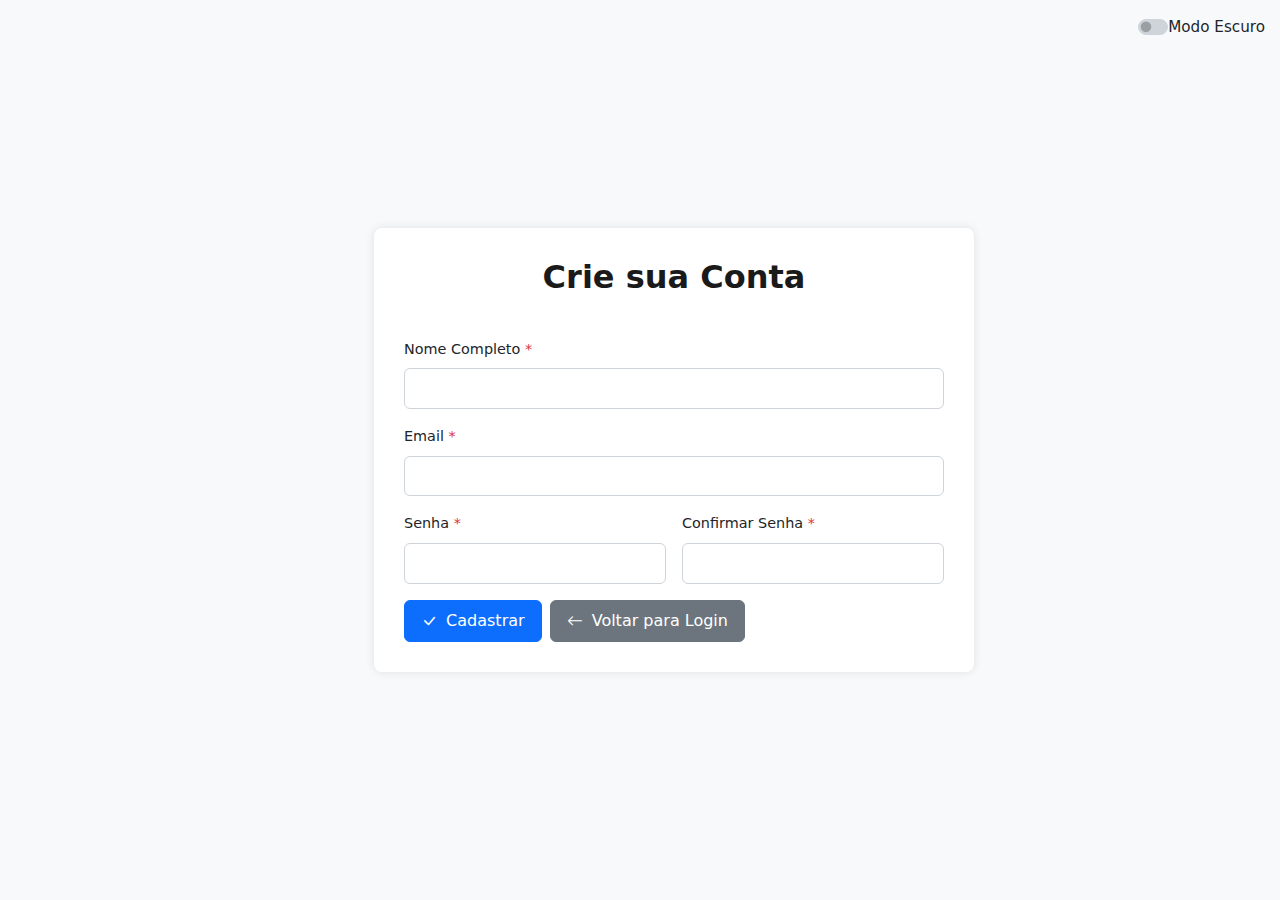
<file: register.html>
<!DOCTYPE html>
<html lang="pt-br">
<head>
<meta charset="UTF-8">
<meta name="viewport" content="width=device-width, initial-scale=1.0">
<title>Cadastro - PetCare System (v1.38)</title>
<link href="https://cdn.jsdelivr.net/npm/bootstrap@5.3.0/dist/css/bootstrap.min.css" rel="stylesheet">
<link href="https://cdn.jsdelivr.net/npm/bootstrap-icons/font/bootstrap-icons.css" rel="stylesheet">
<link rel="stylesheet" href="style.css">
<style>
body.self-registering main.content-wrapper { display: flex; flex-grow: 1; align-items: center; justify-content: center; }
</style>
</head>
<body class="body-with-sidebar preload-transition">
<header class="mobile-header d-lg-none">
<i class="bi bi-list nav_toggle mobile-toggle" id="mobile-nav-toggle"></i>
<span class="mobile-header-title">Cadastrar Usuário</span>
<span class="me-2 small" id="loggedInUserNameDisplayMobile"></span>
<a href="#" id="header-logout-link-mobile" class="btn btn-sm btn-outline-light ms-2" title="Sair"><i class="bi bi-box-arrow-right"></i></a>
<div class="form-check form-switch ms-2">
    <input class="form-check-input" type="checkbox" id="darkModeSwitchMobile" role="switch">
    <label class="form-check-label visually-hidden" for="darkModeSwitchMobile">Modo Escuro</label>
</div>
</header>
<div class="l-navbar" id="navbar">
<nav class="nav">
<div>
<div class="nav_brand">
<i class="bi bi-list nav_toggle d-none d-lg-block" id="desktop-nav-toggle"></i>
<a href="dashboard.html" class="nav_logo">PetCare</a>
</div>
<div class="nav_list">
            <a href="dashboard.html" class="nav_link"><i class="bi bi-grid nav_icon"></i><span class="nav_name">Dashboard</span></a>
            <a href="pets.html" class="nav_link"><i class="bi bi-heart-fill nav_icon"></i><span class="nav_name">Pets</span></a>
            <a href="consultations.html" class="nav_link"><i class="bi bi-calendar-check nav_icon"></i><span class="nav_name">Consultas</span></a>
            <a href="recipes.html" class="nav_link"><i class="bi bi-journal-text nav_icon"></i><span class="nav_name">Receitas</span></a>
            <a href="profile.html" class="nav_link"><i class="bi bi-person-badge nav_icon"></i><span class="nav_name">Meu Perfil</span></a>
            <a href="register.html" class="nav_link admin-only active"><i class="bi bi-person-plus nav_icon"></i><span class="nav_name">Cadastrar Usuário</span></a>
            <a href="manage_users.html" class="nav_link admin-only"><i class="bi bi-people nav_icon"></i><span class="nav_name">Gerenciar Usuários</span></a>
        </div>
    </div>

    <a href="#" class="nav_link" id="logout-link"><i class="bi bi-box-arrow-left nav_icon"></i><span class="nav_name">Sair</span></a>
</nav>
</div>
<div class="theme-switch-container">
<div class="form-check form-switch">
<input class="form-check-input" type="checkbox" id="darkModeSwitch" role="switch">
<label class="form-check-label" for="darkModeSwitch">Modo Escuro</label>
</div>
</div>
<main class="content-wrapper" id="content-wrapper">
<div class="register-form-container">

    <h2 id="registerPageTitle">Cadastro</h2>
    <form id="registerUserForm" action="#" method="POST" class="needs-validation" novalidate>
        <div class="row g-3">

            <div class="col-12">
                <div id="form-message" class="form-message"></div>
            </div>

            <div class="col-12">
                <label for="name" class="form-label">Nome Completo <span class="text-danger">*</span></label>
                <input type="text" class="form-control" id="name" required>
                <div class="invalid-feedback">Por favor, insira o nome completo.</div>
            </div>
            <div class="col-12">
                <label for="email" class="form-label">Email <span class="text-danger">*</span></label>
                <input type="email" class="form-control" id="email" required>

                <div class="invalid-feedback">Por favor, insira um email válido.</div>

            </div>
            <div class="col-md-6">
                <label for="password" class="form-label">Senha <span class="text-danger">*</span></label>
                <input type="password" class="form-control" id="password" required minlength="6">
                <div class="invalid-feedback">A senha deve ter pelo menos 6 caracteres.</div>
            </div>
            <div class="col-md-6">
                <label for="confirmPassword" class="form-label">Confirmar Senha <span class="text-danger">*</span></label>
                <input type="password" class="form-control" id="confirmPassword" required>
                <div class="invalid-feedback">As senhas não coincidem ou a confirmação está vazia.</div>
            </div>


            <div class="col-md-6 profile-select-wrapper">
                <label for="profileSelect" class="form-label">Perfil do Usuário <span class="text-danger">*</span></label>
                <select class="form-select" id="profileSelect" required>
                    <option value="" disabled selected>Selecione...</option>
                    <option value="client">Cliente</option>
                    <option value="veterinarian">Veterinário(a)</option>
                    <option value="administrator">Administrador(a)</option>
                </select>
                <div class="invalid-feedback">Selecione o perfil do usuário.</div>
            </div>


            <div class="col-12 d-flex flex-wrap gap-2">
                <button type="submit" class="btn btn-primary" id="registerSubmitButton">
                    <i class="bi bi-check-lg me-1"></i> Cadastrar
                </button>

                <div class="back-login-button-wrapper">
                    <a href="index.html" class="btn btn-secondary">
                        <i class="bi bi-arrow-left me-1"></i> Voltar para Login
                    </a>
                </div>

                <div class="cancel-button-wrapper">
                    <a href="manage_users.html" class="btn btn-secondary">
                        <i class="bi bi-x-lg me-1"></i> Cancelar
                    </a>
                </div>
            </div>
        </div>
    </form>
</div>
</main>
<script src="https://cdn.jsdelivr.net/npm/bootstrap@5.3.0/dist/js/bootstrap.bundle.min.js"></script>
<script src="script.js"></script>
</body>
</html>
</file>
<file: style.css>
/* ========== INÍCIO: style.css (v1.20.6) ========== */
/* PetCare System - style.css v1.20.6 */
/* Alterações v1.20.6: */
/* - Fix: Aumentado min-height do container da foto de perfil (tentativa flicker). */
/* Alterações v1.20.5: */
/* - Fix: Refatorada validação em handleRegisterUser. */
/* Alterações v1.20.4: */
/* - Fix: Refatorada validação em handleRegisterUser para corrigir erro de "email inválido". */
/* Alterações v1.20.3: */
/* - Fix: Revisada validação de email duplicado no cadastro (admin/cliente). */
/* Alterações v1.20.2: */
/* - Fix: Corrigido espaçamento sidebar/conteúdo em desktop (@media) */
/* - Fix: Centralização do formulário na página de auto-cadastro */
/* - Fix: Tentativa de reduzir flicker na seção de foto do perfil (min-height) */
/* Alterações v1.20: */
/* - Fix: Botão Sair visível no final sidebar mobile (estrutura flex) */
/* - Adicionado: Estilos para botões logout no header */
/* - Ícone toggle sidebar (X) ajustado */

/* ... (Variáveis e maioria dos estilos idênticos ao v1.20.5) ... */
:root { --header-height: 3.5rem; --nav-width: 68px; --nav-expanded-width: 250px; --transition-speed: .3s; --mobile-header-height: 0px; --body-bg: #f8f9fa; --text-color: #212529; --heading-color: #1a1a1a; --card-bg: #fff; --card-border: #dee2e6; --sidebar-bg: #0d6efd; --sidebar-link-color: rgba(255,255,255,0.85); --sidebar-link-hover-color: #fff; --sidebar-link-hover-bg: rgba(255,255,255,0.15); --sidebar-link-active-color: #fff; --sidebar-link-active-bg: rgba(0,0,0,0.2); --input-bg: #fff; --input-text-color: #212529; --input-border-color: #ced4da; --input-bg-focus: #fff; --input-text-color-focus: #212529; --input-border-color-focus: #86b7fe; --primary-color: #0d6efd; --primary-color-dark: #0b5ed7; --primary-color-light: #6ea8fe; --primary-text-color: #fff; --primary-rgb: 13, 110, 253; --secondary-color: #6c757d; --secondary-color-dark: #5c636a; --secondary-color-light: #adb5bd; --secondary-text-color: #fff; --bs-secondary-color: var(--secondary-color); --link-color: #0d6efd; --link-color-hover: #0b5ed7; --success-color: #198754; --danger-color: #dc3545; --info-color: #0dcaf0; --warning-color: #ffc107; --light-color: #f8f9fa; --dark-color: #212529; --bs-danger-rgb: 220, 53, 69; --bs-info-rgb: 13, 202, 240; --bs-success-rgb: 25, 135, 84; --flatpickr-bg: var(--card-bg); --flatpickr-text-color: var(--text-color); --flatpickr-border-color: var(--card-border); --flatpickr-selected-bg: var(--primary-color); --flatpickr-selected-color: var(--primary-text-color); --flatpickr-today-color: var(--primary-color); --flatpickr-weekday-color: var(--bs-secondary-color); }
body.dark-mode { --body-bg: #212529; --text-color: #dee2e6; --heading-color: #f8f9fa; --card-bg: #343a40; --card-border: rgba(255,255,255,.15); --sidebar-bg: #1a1a1a; --sidebar-link-color: rgba(255,255,255,0.7); --sidebar-link-hover-color: #fff; --sidebar-link-hover-bg: rgba(255,255,255,0.1); --sidebar-link-active-color: #fff; --sidebar-link-active-bg: rgba(255,255,255,0.15); --input-bg: #495057; --input-text-color: #dee2e6; --input-border-color: #6c757d; --input-bg-focus: #495057; --input-text-color-focus: #dee2e6; --input-border-color-focus: #86b7fe; --primary-color: #0d6efd; --primary-color-dark: #0b5ed7; --primary-color-light: #6ea8fe; --primary-text-color: #fff; --primary-rgb: 13, 110, 253; --secondary-color: #6c757d; --secondary-color-dark: #5c636a; --secondary-color-light: #adb5bd; --secondary-text-color: #fff; --bs-secondary-color: var(--secondary-color-light); --link-color: #6ea8fe; --link-color-hover: #86b7fe; --success-color: #198754; --danger-color: #dc3545; --info-color: #0dcaf0; --warning-color: #ffc107; --light-color: #f8f9fa; --dark-color: #212529; --bs-danger-rgb: 255, 110, 110; --bs-info-rgb: 13, 202, 240; --bs-success-rgb: 25, 135, 84; --flatpickr-bg: var(--card-bg); --flatpickr-text-color: var(--text-color); --flatpickr-border-color: var(--card-border); --flatpickr-selected-bg: var(--primary-color); --flatpickr-selected-color: var(--primary-text-color); --flatpickr-today-color: var(--primary-color-light); --flatpickr-weekday-color: var(--bs-secondary-color); }
*, ::before, ::after { box-sizing: border-box; }
body { margin: 0; padding: 0; font-family: system-ui, -apple-system, "Segoe UI", Roboto, "Helvetica Neue", "Noto Sans", "Liberation Sans", Arial, sans-serif, "Apple Color Emoji", "Segoe UI Emoji", "Segoe UI Symbol", "Noto Color Emoji"; background-color: var(--body-bg); color: var(--text-color); transition: background-color var(--transition-speed) ease, color var(--transition-speed) ease, padding-left var(--transition-speed) ease, padding-top var(--transition-speed) ease; min-height: 100vh; position: relative; padding-top: var(--mobile-header-height); font-size: 0.95rem; }
a:focus, .btn:focus, .form-check-input:focus, .form-control:focus, .form-select:focus { box-shadow: 0 0 0 0.25rem rgba(var(--primary-rgb), .25) !important; outline: 0; } a.nav-link:focus, .btn.btn-link:focus, .btn.btn-close:focus { box-shadow: none !important; }
h1, h2, h3, h4, h5, h6 { color: var(--heading-color); margin-bottom: .75rem; font-weight: 600; } h1.h2 { font-size: 1.6rem; }
a { color: var(--link-color); text-decoration: none; } a:hover { color: var(--link-color-hover); }
.mobile-header { position: fixed; top: 0; left: 0; right: 0; height: var(--header-height); background-color: var(--sidebar-bg); color: var(--sidebar-link-color); display: flex; align-items: center; padding: 0 1rem; z-index: 1031; box-shadow: 0 2px 4px rgba(0,0,0,0.1); transition: background-color var(--transition-speed) ease; } .mobile-header .mobile-toggle { font-size: 1.75rem; cursor: pointer; margin-right: 1rem; color: var(--sidebar-link-color); transition: color .3s; } .mobile-header .mobile-toggle:hover { color: var(--sidebar-link-hover-color); } .mobile-header .mobile-header-title { font-weight: 600; font-size: 1.1rem; white-space: nowrap; overflow: hidden; text-overflow: ellipsis; margin-right: auto; } .mobile-header #loggedInUserNameDisplayMobile { color: inherit; white-space: nowrap; overflow: hidden; text-overflow: ellipsis; max-width: 100px; font-size: 0.85em; display: inline-flex; align-items: center; margin-right: 0.5rem; } .mobile-header #loggedInUserNameDisplayMobile i { margin-right: 0.25rem; font-size: 1.1em; } .mobile-header #header-logout-link-mobile { color: var(--sidebar-link-color); border-color: rgba(255, 255, 255, 0.25); padding: .25rem .5rem; line-height: 1; } .mobile-header #header-logout-link-mobile i { margin-right: 0;} .mobile-header #header-logout-link-mobile:hover { color: var(--sidebar-link-hover-color); background-color: var(--sidebar-link-hover-bg); border-color: rgba(255, 255, 255, 0.5); } .mobile-header .form-switch { margin-left: .5rem; } .mobile-header .form-check-input { cursor: pointer; }
#loggedInUserNameDisplay { color: var(--bs-secondary-color); font-size: 0.9rem; font-weight: 500; display: inline-flex; align-items: center; } #loggedInUserNameDisplay i { margin-right: 0.3rem; font-size: 1.1em; color: var(--primary-color); } body.dark-mode #loggedInUserNameDisplay { color: var(--bs-secondary-color); } body.dark-mode #loggedInUserNameDisplay i { color: var(--primary-color-light); } #header-logout-link-desktop { padding: .35rem .75rem; font-size: 0.85rem; } #header-logout-link-desktop i { font-size: 1rem; }
.l-navbar { position: fixed; top: 0; left: 0; width: var(--nav-width); height: 100vh; background-color: var(--sidebar-bg); transition: width var(--transition-speed) ease, left var(--transition-speed) ease, background-color var(--transition-speed) ease; z-index: 1030; display: flex; flex-direction: column; padding: 0; box-shadow: 2px 0 5px rgba(0,0,0,0.1); } body.body-with-sidebar .l-navbar { display: flex; } .nav { height: 100%; display: flex; flex-direction: column; overflow: hidden; width: 100%; } .nav > div:first-child { padding-top: .5rem; display: flex; flex-direction: column; flex-grow: 1; overflow-y: auto; overflow-x: hidden; } .nav_brand { display: grid; grid-template-columns: max-content max-content; align-items: center; column-gap: 1rem; padding: .75rem 0 .75rem 1.25rem; margin-bottom: 1.5rem; flex-shrink: 0; } .nav_logo { color: var(--sidebar-link-color); font-weight: 600; font-size: 1.1rem; white-space: nowrap; overflow: hidden; opacity: 0; transition: opacity var(--transition-speed) ease; } .nav_toggle { color: var(--sidebar-link-color); font-size: 1.5rem; cursor: pointer; transition: transform var(--transition-speed) ease, color .3s; justify-self: center; line-height: 1; } .nav_toggle:hover { color: var(--sidebar-link-hover-color); } .nav_toggle.bi-x-lg { font-size: 1.3rem; } .nav_list { margin: 0; padding: 0 0.75rem 1rem 0.75rem; list-style: none; flex-shrink: 1; } .nav_link { position: relative; color: var(--sidebar-link-color); margin-bottom: .75rem; transition: color .3s, background-color .3s, border-radius .2s; display: grid; grid-template-columns: max-content max-content; align-items: center; column-gap: 1rem; padding: .7rem 1rem; border-radius: .5rem; overflow: hidden; white-space: nowrap; font-size: 0.9rem; } .nav_link:hover { color: var(--sidebar-link-hover-color); background-color: var(--sidebar-link-hover-bg); } .nav_icon { font-size: 1.1rem; transition: color .3s; width: 20px; text-align: center; margin-right: .2rem; } .nav_name { opacity: 0; pointer-events: none; transition: opacity var(--transition-speed) ease; vertical-align: middle; } .nav_link.active { color: var(--sidebar-link-active-color); background-color: var(--sidebar-link-active-bg); font-weight: 500; } .nav_link.active .nav_icon { color: var(--sidebar-link-active-color); } .nav_link.active::before { content: ''; position: absolute; left: 0; top: 10%; height: 80%; width: 4px; background-color: var(--sidebar-link-active-color); border-top-right-radius: 3px; border-bottom-right-radius: 3px; } #logout-link { padding-left: 0.75rem; padding-right: 0.75rem; flex-shrink: 0; margin: 0 0.75rem 1rem 0.75rem; } .l-navbar.show-sidebar { width: var(--nav-expanded-width); } .l-navbar.show-sidebar .nav_logo { opacity: 1; } .l-navbar.show-sidebar .nav_name { opacity: 1; pointer-events: auto; }
.content-wrapper { padding: 1rem; transition: margin-left var(--transition-speed) ease; width: 100%; margin-left: 0; }
@media screen and (min-width: 992px) { body.body-with-sidebar { padding-left: 0; margin-left: 0; } .l-navbar { left: 0; padding-top: 1rem; box-shadow: 2px 0 5px rgba(0,0,0,0.1); } .content-wrapper { padding: 1.5rem; margin-left: var(--nav-width); width: calc(100% - var(--nav-width)); transition: margin-left var(--transition-speed) ease, width var(--transition-speed) ease; } .l-navbar.show-sidebar ~ .content-wrapper { margin-left: var(--nav-expanded-width); width: calc(100% - var(--nav-expanded-width)); } } @media screen and (max-width: 991.98px) { body.body-with-sidebar { padding-left: 0 !important; } .l-navbar { left: calc(-1 * var(--nav-expanded-width)); width: var(--nav-expanded-width); padding-top: .5rem; box-shadow: 4px 0 8px rgba(0,0,0,0.2); height: 100vh; } .l-navbar.show-sidebar { left: 0; } .l-navbar.show-sidebar .nav_logo, .l-navbar.show-sidebar .nav_name { opacity: 1; pointer-events: auto; } .content-wrapper { padding: 1rem; margin-left: 0 !important; width: 100% !important; } .container-fluid, .content-wrapper .container-fluid { padding-left: .75rem; padding-right: .75rem; } }
.admin-only, .vet-only, .client-only { display: none !important; } body.profile-administrator .admin-only { display: block !important; } body.profile-administrator .admin-only.d-flex { display: flex !important; } body.profile-administrator .admin-only.d-inline-flex { display: inline-flex !important; } body.profile-veterinarian .vet-only { display: block !important; } body.profile-veterinarian .vet-only.d-flex { display: flex !important; } body.profile-veterinarian .vet-only.d-inline-flex { display: inline-flex !important; } body.profile-client .client-only { display: block !important; } body.profile-client .client-only.d-flex { display: flex !important; } body.profile-client .client-only.d-inline-flex { display: inline-flex !important; } body.profile-administrator .admin-only.vet-only, body.profile-veterinarian .admin-only.vet-only { display: block !important; } body.profile-administrator .admin-only.vet-only.d-flex, body.profile-veterinarian .admin-only.vet-only.d-flex { display: flex !important; } body.profile-administrator .admin-only.client-only, body.profile-client .admin-only.client-only { display: block !important; } body.profile-administrator .admin-only.client-only.d-flex, body.profile-client .admin-only.client-only.d-flex { display: flex !important; }
body.logged-in .logged-out-only { display: none !important; } body.logged-out .logged-in-only { display: none !important; }
.card { background-color: var(--card-bg); border: 1px solid var(--card-border); color: var(--text-color); margin-bottom: 1.5rem; border-radius: .5rem; } .card-header { background-color: rgba(0,0,0,0.03); border-bottom: 1px solid var(--card-border); color: var(--heading-color); font-weight: 500; padding: .75rem 1.25rem; border-top-left-radius: calc(.5rem - 1px); border-top-right-radius: calc(.5rem - 1px); } body.dark-mode .card-header { background-color: rgba(255,255,255,0.05); } .card-body { position: relative; padding: 1.25rem; } .card-body-icon { position: absolute; top: 15px; right: 15px; font-size: 3.5rem; color: var(--primary-color); opacity: 0.1; z-index: 0; pointer-events: none; line-height: 1; } body.dark-mode .card-body-icon { color: var(--primary-color-light); opacity: 0.08; } .card.text-white .card-body-icon, .card.text-dark .card-body-icon { opacity: 0.2; color: inherit; } .card a.stretched-link { position: relative; z-index: 1; }
.pet-card .card-img-top.pet-card-img { aspect-ratio: 1 / 1; width: 100%; object-fit: cover; border-top-left-radius: calc(.5rem - 1px); border-top-right-radius: calc(.5rem - 1px); background-color: var(--bs-secondary-bg); } body.dark-mode .pet-card .card-img-top.pet-card-img { background-color: #444; } .pet-card .card-body { padding: 1rem; } .pet-card .card-title { font-weight: 600; font-size: 1.1rem; margin-bottom: .2rem;} .pet-card .card-text { margin-bottom: 0.5rem; font-size: 0.9rem; } .pet-card dl { font-size: 0.85rem; margin-bottom: 0.1rem; } .pet-card dl dt { width: 4.5em; } .pet-card dl dd { margin-left: 5em; word-break: break-word; } .pet-card .mt-auto { border-top: 1px solid var(--card-border); padding-top: .75rem; margin-top: .75rem; } .pet-card .btn { font-size: 0.8rem; padding: .3rem .6rem;}
.table { background-color: transparent; color: var(--text-color); border-color: var(--card-border); width: 100%; margin-bottom: 0; } .table th, .table td { border-color: var(--card-border); padding: .75rem 1rem; vertical-align: middle; } .table thead th { color: var(--heading-color); border-bottom-width: 2px; font-weight: 600; vertical-align: bottom;} .table-striped > tbody > tr:nth-of-type(odd) > * { background-color: rgba(0,0,0,0.02); } body.dark-mode .table-striped > tbody > tr:nth-of-type(odd) > * { background-color: rgba(255,255,255,0.03); } .table-hover > tbody > tr:hover > * { background-color: rgba(0,0,0,0.04); } body.dark-mode .table-hover > tbody > tr:hover > * { background-color: rgba(255,255,255,0.06); } .card-body .table-responsive { margin-bottom: -1px; }
.form-label { color: var(--text-color); margin-bottom: .5rem; font-weight: 500; font-size: 0.9rem; } .form-control, .form-select { display: block; width: 100%; padding: .5rem .75rem; font-size: .95rem; font-weight: 400; line-height: 1.5; color: var(--input-text-color); background-color: var(--input-bg); background-clip: padding-box; border: 1px solid var(--input-border-color); appearance: none; border-radius: .375rem; transition: border-color .15s ease-in-out,box-shadow .15s ease-in-out; } .form-control::placeholder { color: var(--bs-secondary-color); opacity: 0.8; font-style: italic; font-size: 0.9em; } .form-control:disabled, .form-select:disabled { background-color: var(--bs-secondary-bg); opacity: 0.7; } body.dark-mode .form-control:disabled, body.dark-mode .form-select:disabled { background-color: #495057; opacity: 0.6; } .form-message { width: 100%; } .form-message .alert { margin-bottom: 0; padding: .75rem 1rem; font-size: .9rem; } .form-text { font-size: .8rem; color: var(--bs-secondary-color); }
.invalid-feedback { display: none; width: 100%; margin-top: .25rem; font-size: .8rem; color: var(--danger-color); } .was-validated :invalid ~ .invalid-feedback, .was-validated :invalid ~ .invalid-tooltip, :invalid.is-invalid ~ .invalid-feedback, :invalid.is-invalid ~ .invalid-tooltip { display: block; } .was-validated .form-control:invalid, .was-validated .form-select:invalid, .form-control.is-invalid, .form-select.is-invalid { border-color: var(--danger-color) !important; } .was-validated .form-control:invalid:focus, .was-validated .form-select:invalid:focus, .form-control.is-invalid:focus, .form-select.is-invalid:focus { border-color: var(--danger-color) !important; box-shadow: 0 0 0 0.25rem rgba(var(--bs-danger-rgb), .25) !important; } .was-validated .form-check-input:invalid ~ .form-check-label { color: var(--danger-color); } .was-validated .form-check-input:invalid ~ .invalid-feedback { display: block; } #email-exists-feedback { display: none; }
#photoPreview { width: 100px; height: 100px; aspect-ratio: 1 / 1; object-fit: cover; background-color: var(--bs-secondary-bg); border: 1px solid var(--card-border); margin-top: .5rem; border-radius: 50%; } body.dark-mode #photoPreview { background-color: var(--input-bg); border-color: var(--input-border-color); } #file-error-message, #profile-file-error-message { font-size: 0.8rem; margin-top: .25rem; color: var(--danger-color); }
.btn { transition: color .15s ease-in-out,background-color .15s ease-in-out,border-color .15s ease-in-out,box-shadow .15s ease-in-out; border-radius: .375rem; padding: .5rem 1rem; font-weight: 500; } .btn-sm { padding: .25rem .5rem; font-size: .875rem; border-radius: .25rem; } .btn i { vertical-align: text-bottom; line-height: 1; margin-right: 0.3rem; } .btn .spinner-border-sm { vertical-align: text-bottom; margin-right: .3rem; } .btn-primary { color: var(--primary-text-color); background-color: var(--primary-color); border-color: var(--primary-color); } .btn-primary:hover { background-color: var(--primary-color-dark); border-color: var(--primary-color-dark); } .btn-secondary { color: var(--secondary-text-color); background-color: var(--secondary-color); border-color: var(--secondary-color); } .btn-secondary:hover { background-color: var(--secondary-color-dark); border-color: var(--secondary-color-dark); } .btn-success { color: #fff; background-color: var(--success-color); border-color: var(--success-color); } .btn-success:hover { background-color: #157347; border-color: #146c43;} .btn-danger { color: #fff; background-color: var(--danger-color); border-color: var(--danger-color); } .btn-danger:hover { background-color: #bb2d3b; border-color: #b02a37; } .btn-link { color: var(--link-color); text-decoration: none; font-weight: normal; padding-left: .2rem; padding-right: .2rem; } .btn-link:hover { color: var(--link-color-hover); } .btn-outline-primary { color: var(--primary-color); border-color: var(--primary-color); } .btn-outline-primary:hover { color: #fff; background-color: var(--primary-color); border-color: var(--primary-color); } .btn-outline-success { color: var(--success-color); border-color: var(--success-color); } .btn-outline-success:hover { color: #fff; background-color: var(--success-color); border-color: var(--success-color); } .btn-outline-danger { color: var(--danger-color); border-color: var(--danger-color); } .btn-outline-danger:hover { color: #fff; background-color: var(--danger-color); border-color: var(--danger-color); } .btn-outline-secondary { color: var(--secondary-color); border-color: var(--secondary-color); } .btn-outline-secondary:hover { color: #fff; background-color: var(--secondary-color); border-color: var(--secondary-color); } .btn-outline-light { color: var(--light-color); border-color: var(--light-color); } .btn-outline-light:hover { color: var(--dark-color); background-color: var(--light-color); border-color: var(--light-color); } body.dark-mode .btn-outline-danger { color: var(--danger-color); border-color: var(--danger-color); } body.dark-mode .btn-outline-danger:hover { color: var(--dark-color); background-color: var(--danger-color); border-color: var(--danger-color); } body.dark-mode .btn-outline-success { color: #6EE7B7; border-color: #6EE7B7; } body.dark-mode .btn-outline-success:hover { color: var(--dark-color); background-color: #6EE7B7; border-color: #6EE7B7; } body.dark-mode .btn-outline-secondary { color: var(--bs-secondary-color); border-color: var(--bs-secondary-color); } body.dark-mode .btn-outline-secondary:hover { color: var(--input-text-color); background-color: var(--bs-secondary-color); border-color: var(--bs-secondary-color); } body.dark-mode .btn-outline-light { color: #f8f9fa; border-color: #f8f9fa; } body.dark-mode .btn-outline-light:hover { color: #000; background-color: #f8f9fa; border-color: #f8f9fa; }
.form-switch { padding-left: 2.5em; display: inline-flex; align-items: center;} .form-switch .form-check-input { width: 2em; height: 1em; margin-left: -2.5em; background-image: url("data:image/svg+xml,%3csvg xmlns='http://www.w3.org/2000/svg' viewBox='-4 -4 8 8'%3e%3ccircle r='3' fill='rgba(0,0,0,0.25)'/%3e%3c/svg%3e"); background-position: left center; border-radius: 2em; transition: background-position .15s ease-in-out, background-color .15s ease-in-out, border-color .15s ease-in-out; background-color: var(--input-border-color); border-color: var(--input-border-color); cursor:pointer; margin-top: 0; } .form-switch .form-check-input:focus { background-image: url("data:image/svg+xml,%3csvg xmlns='http://www.w3.org/2000/svg' viewBox='-4 -4 8 8'%3e%3ccircle r='3' fill='rgba(0,0,0,0.25)'/%3e%3c/svg%3e"); box-shadow: 0 0 0 0.25rem rgba(var(--primary-rgb), .25) !important; } .form-switch .form-check-input:checked { background-position: right center; background-image: url("data:image/svg+xml,%3csvg xmlns='http://www.w3.org/2000/svg' viewBox='-4 -4 8 8'%3e%3ccircle r='3' fill='%23fff'/%3e%3c/svg%3e"); background-color: var(--primary-color); border-color: var(--primary-color); } body.dark-mode .form-switch .form-check-input { background-color: rgba(255,255,255,0.25); border-color: rgba(255,255,255,0.25); background-image: url("data:image/svg+xml,%3csvg xmlns='http://www.w3.org/2000/svg' viewBox='-4 -4 8 8'%3e%3ccircle r='3' fill='rgba(255,255,255,0.25)'/%3e%3c/svg%3e"); } body.dark-mode .form-switch .form-check-input:focus { background-image: url("data:image/svg+xml,%3csvg xmlns='http://www.w3.org/2000/svg' viewBox='-4 -4 8 8'%3e%3ccircle r='3' fill='rgba(255,255,255,0.25)'/%3e%3c/svg%3e"); } body.dark-mode .form-switch .form-check-input:checked { background-image: url("data:image/svg+xml,%3csvg xmlns='http://www.w3.org/2000/svg' viewBox='-4 -4 8 8'%3e%3ccircle r='3' fill='%23fff'/%3e%3c/svg%3e"); background-color: var(--primary-color-light); border-color: var(--primary-color-light); }
.form-check-label { color: var(--text-color); user-select: none; margin-bottom: 0; } .theme-switch-container { display: none; } body.logged-out .theme-switch-container, body.self-registering .theme-switch-container { display: block; position: absolute; top: 15px; right: 15px; z-index: 1000; } body:not(.logged-out):not(.self-registering) .theme-switch-container { display: none; }
.alert { border-radius: .375rem; border: 1px solid transparent; display: flex; align-items: center; padding: .8rem 1.25rem; } .alert i { margin-right: 0.6rem; font-size: 1.1em; line-height: 1; vertical-align: middle; } .alert .btn-close { font-size: .75rem; padding: 1rem; } body.dark-mode .alert-primary { background-color:#032870; color:#cce5ff; border-color:#032870; } body.dark-mode .alert-secondary { background-color:#2b2f32; color:#e2e3e5; border-color:#2b2f32; } body.dark-mode .alert-success { background-color:#0f5132; color:#d1e7dd; border-color:#0f5132; } body.dark-mode .alert-danger { background-color:#58151c; color:#f8d7da; border-color:#58151c; } body.dark-mode .alert-warning { background-color:#664d03; color:#fff3cd; border-color:#664d03; } body.dark-mode .alert-info { background-color:#055160; color:#cff4fc; border-color:#055160; }
.modal-header { background-color: rgba(0,0,0,0.03); border-bottom: 1px solid var(--card-border); padding: 1rem 1.25rem; } body.dark-mode .modal-header { background-color: rgba(255,255,255,0.05); border-bottom-color: var(--card-border); } .modal-title { font-weight: 500; font-size: 1.1rem; line-height: 1.5; } .modal-content { background-color: var(--card-bg); color: var(--text-color); border: 1px solid var(--card-border); border-radius: .5rem; } body.dark-mode .modal-content { background-color: var(--card-bg); border-color: var(--card-border); color: var(--text-color); } .modal-body { padding: 1.25rem; } .modal-footer { background-color: rgba(0,0,0,0.03); border-top: 1px solid var(--card-border); padding: .75rem 1.25rem; border-bottom-right-radius: calc(.5rem - 1px); border-bottom-left-radius: calc(.5rem - 1px);} body.dark-mode .modal-footer { background-color: rgba(255,255,255,0.05); border-top-color: var(--card-border); } #deleteConfirmModal .modal-header, #deleteUserConfirmModal .modal-header { background-color: var(--danger-color); color: #fff; border-bottom: 0; } #deleteConfirmModal .btn-close, #deleteUserConfirmModal .btn-close { filter: brightness(0) invert(1); }
body.self-registering { background-color: var(--body-bg); color: var(--text-color); display: flex; justify-content: center; align-items: center; min-height: 100vh; padding: 1rem !important; padding-left: 1rem !important; } body.self-registering main.content-wrapper { padding: 0 !important; width: 100%; display: flex; flex-grow: 1; align-items: center; justify-content: center; } body.self-registering .register-form-container { max-width: 600px; width: 100%; padding: 30px; border-radius: 8px; box-shadow: 0 0 10px rgba(0, 0, 0, 0.1); background-color: var(--card-bg); margin: 1rem; } body.self-registering .l-navbar, body.self-registering .mobile-header { display: none !important; } body.admin-registering .register-form-container { max-width: 900px; margin: 1rem auto; padding: 2rem; background-color: var(--card-bg); border-radius: 8px; box-shadow: 0 0 10px rgba(0,0,0,0.1); border: 1px solid var(--card-border); } body.admin-registering .theme-switch-container { display: none; } .profile-select-wrapper, .cancel-button-wrapper { display: none; } body.admin-registering .profile-select-wrapper, body.admin-registering .cancel-button-wrapper { display: block !important; } .back-login-button-wrapper { display: none; } body.self-registering .back-login-button-wrapper { display: block !important; } body.self-registering h2#registerPageTitle { text-align: center; margin-bottom: 25px; } body.admin-registering h2#registerPageTitle { text-align: left; margin-bottom: 25px; }
#clientCalendar .flatpickr-calendar { width: 100% !important; max-width: none !important; box-shadow: none !important; border: none; background-color: var(--flatpickr-bg) !important; } #clientCalendar .flatpickr-months .flatpickr-month, #clientCalendar .flatpickr-current-month .numInputWrapper { color: var(--heading-color) !important; } #clientCalendar span.flatpickr-weekday { color: var(--flatpickr-weekday-color) !important; font-weight: 500; } #clientCalendar .flatpickr-day { color: var(--flatpickr-text-color) !important; border: 1px solid transparent; } #clientCalendar .flatpickr-day.today { border-color: var(--flatpickr-today-color) !important; color: var(--flatpickr-today-color) !important; } #clientCalendar .flatpickr-day.selected, #clientCalendar .flatpickr-day.startRange, #clientCalendar .flatpickr-day.endRange { background: var(--flatpickr-selected-bg) !important; border-color: var(--flatpickr-selected-bg) !important; color: var(--flatpickr-selected-color) !important; } #clientCalendar .flatpickr-day.disabled, #clientCalendar .flatpickr-day.disabled:hover { color: var(--bs-secondary-color) !important; opacity: 0.5; cursor: not-allowed; background: transparent !important; } #clientCalendar .flatpickr-day:not(.disabled):not(.selected):hover { background: rgba(var(--primary-rgb), 0.1) !important; border-color: transparent !important; } body.dark-mode .flatpickr-calendar { background: var(--flatpickr-bg) !important; border-color: var(--flatpickr-border-color) !important; } body.dark-mode #clientCalendar .flatpickr-day.today { border-color: var(--flatpickr-today-color) !important; color: var(--flatpickr-today-color) !important; } body.dark-mode #clientCalendar .flatpickr-day.disabled, body.dark-mode #clientCalendar .flatpickr-day.disabled:hover { color: rgba(255, 255, 255, 0.4) !important; } body.dark-mode #clientCalendar .flatpickr-day:not(.disabled):not(.selected):hover { background: rgba(var(--primary-rgb), 0.15) !important; } body.dark-mode #clientCalendar span.flatpickr-weekday { color: var(--flatpickr-weekday-color) !important; } body.dark-mode #clientCalendar .flatpickr-months .flatpickr-month, body.dark-mode #clientCalendar .flatpickr-current-month .numInputWrapper { color: var(--heading-color) !important; }
#availabilitiesList .list-group-item, #clientBookedAppointmentsList .list-group-item { padding: .8rem 1.25rem; background-color: transparent; border-color: var(--card-border); color: var(--text-color); } .card-body.p-0 > .list-group.list-group-flush > .list-group-item:last-child { border-bottom-width: 0; } #availabilitiesList .delete-availability-btn { padding: .2rem .4rem; font-size: .8rem; line-height: 1; } body.dark-mode #availabilitiesList .delete-availability-btn { color: var(--danger-color); border-color: var(--danger-color); } body.dark-mode #availabilitiesList .delete-availability-btn:hover { color: var(--dark-color); background-color: var(--danger-color); border-color: var(--danger-color); } #displaySelectedBookingDate { font-weight: 500; min-height: 1.5em; } #date-required-feedback { width: 100%; margin-top: .25rem; font-size: .8rem; color: var(--danger-color); }
.vet-status-select { padding-top: .25rem; padding-bottom: .25rem; font-size: .875rem; } .bg-info-subtle { background-color: rgba(var(--bs-info-rgb), .15) !important; } .bg-success-subtle { background-color: rgba(var(--bs-success-rgb), .15) !important; } .bg-danger-subtle { background-color: rgba(var(--bs-danger-rgb), .15) !important; } body.dark-mode .bg-info-subtle, body.dark-mode .bg-success-subtle, body.dark-mode .bg-danger-subtle { color: var(--text-color) !important; } body.dark-mode .vet-status-select { border-color: var(--input-border-color) !important; } #clientBookedAppointmentsList .view-recipe-btn { float: right; } #vetBookedConsultationsTable .vet-recipe-btn, #vetBookedConsultationsTable .vet-diagnosis-btn { white-space: nowrap; }
#profilePhotoPreview { width: 150px; height: 150px; aspect-ratio: 1 / 1; object-fit: cover; border: 1px solid var(--card-border); margin-bottom: 1rem; background-color: var(--bs-secondary-bg); border-radius: 50%; } body.dark-mode #profilePhotoPreview { border-color: var(--input-border-color); background-color: var(--input-bg); }
/* Fix flicker v1.20.5 */
.profile-photo-container .card-body { min-height: 300px; }
#usersTableBody .delete-user-btn[disabled] { opacity: 0.5; pointer-events: none; }
@media print { body * { visibility: hidden; } #viewRecipeModal .modal-content, #viewRecipeModal .modal-body, #viewRecipeModalBodyContent, #viewRecipeModalBodyContent * { visibility: visible; } #viewRecipeModal { position: absolute !important; left: 0; top: 0; background: none !important; overflow: visible !important; } #viewRecipeModal .modal-dialog { margin: 0; width: 100%; max-width: 100%; box-shadow: none; } #viewRecipeModal .modal-content { border: none; box-shadow: none; border-radius: 0; } #viewRecipeModalBodyContent { position: static; width: 100%; padding: 20px; margin: 0; font-size: 12pt; line-height: 1.4; color: #000 !important; background: #fff !important; } #viewRecipeModal .modal-header, #viewRecipeModal .modal-footer { display: none; } #viewRecipeModalBodyContent hr { border-top: 1px solid #ccc; margin: 1rem 0; } #viewRecipeModalBodyContent p { margin-bottom: 0.8rem; } #viewRecipeModalBodyContent strong { font-weight: bold; } #viewRecipeModalBodyContent .text-primary { color: #000 !important; } #viewRecipeModalBodyContent .text-center { text-align: center; } #viewRecipeModalBodyContent .small { font-size: 10pt; } #viewRecipeModalBodyContent .text-muted { color: #555 !important; } #viewRecipeModalBodyContent .mt-4 { margin-top: 1.5rem !important; } #viewRecipeModalBodyContent .ps-3 { padding-left: 1rem !important; } #viewRecipeModalBodyContent .fw-bold { font-weight: bold !important; } #viewRecipeModalBodyContent .mb-3 { margin-bottom: 1rem !important; } #viewRecipeModalBodyContent .row { display: flex !important; flex-wrap: wrap !important; margin-right: -15px; margin-left: -15px; } #viewRecipeModalBodyContent .col-md-6 { flex: 0 0 50% !important; max-width: 50% !important; padding-right: 15px; padding-left: 15px;} }
.visually-hidden { position: absolute!important; width: 1px!important; height: 1px!important; padding: 0!important; margin: -1px!important; overflow: hidden!important; clip: rect(0,0,0,0)!important; white-space: nowrap!important; border: 0!important; } .fw-bold { font-weight: 600 !important; } .fw-semibold { font-weight: 500 !important; } .shadow-sm { box-shadow: 0 .125rem .25rem rgba(0,0,0,.075)!important; } body.dark-mode .shadow-sm { box-shadow: 0 .125rem .25rem rgba(255,255,255,.05)!important; } .align-items-stretch { align-items: stretch !important; } .w-100 { width: 100% !important; } .form-control-plaintext { color: var(--text-color); } .badge.bg-info { --bs-bg-opacity: 1; background-color: rgba(var(--bs-info-rgb),var(--bs-bg-opacity))!important; color: #000; } .badge.bg-success { --bs-bg-opacity: 1; background-color: rgba(var(--bs-success-rgb),var(--bs-bg-opacity))!important; color: #fff; } .badge.bg-danger { --bs-bg-opacity: 1; background-color: rgba(var(--bs-danger-rgb),var(--bs-bg-opacity))!important; color: #fff; } body.dark-mode .badge.bg-info { color: #000; }
/* ========== FIM: style.css (v1.20.6) ========== */
</file>
